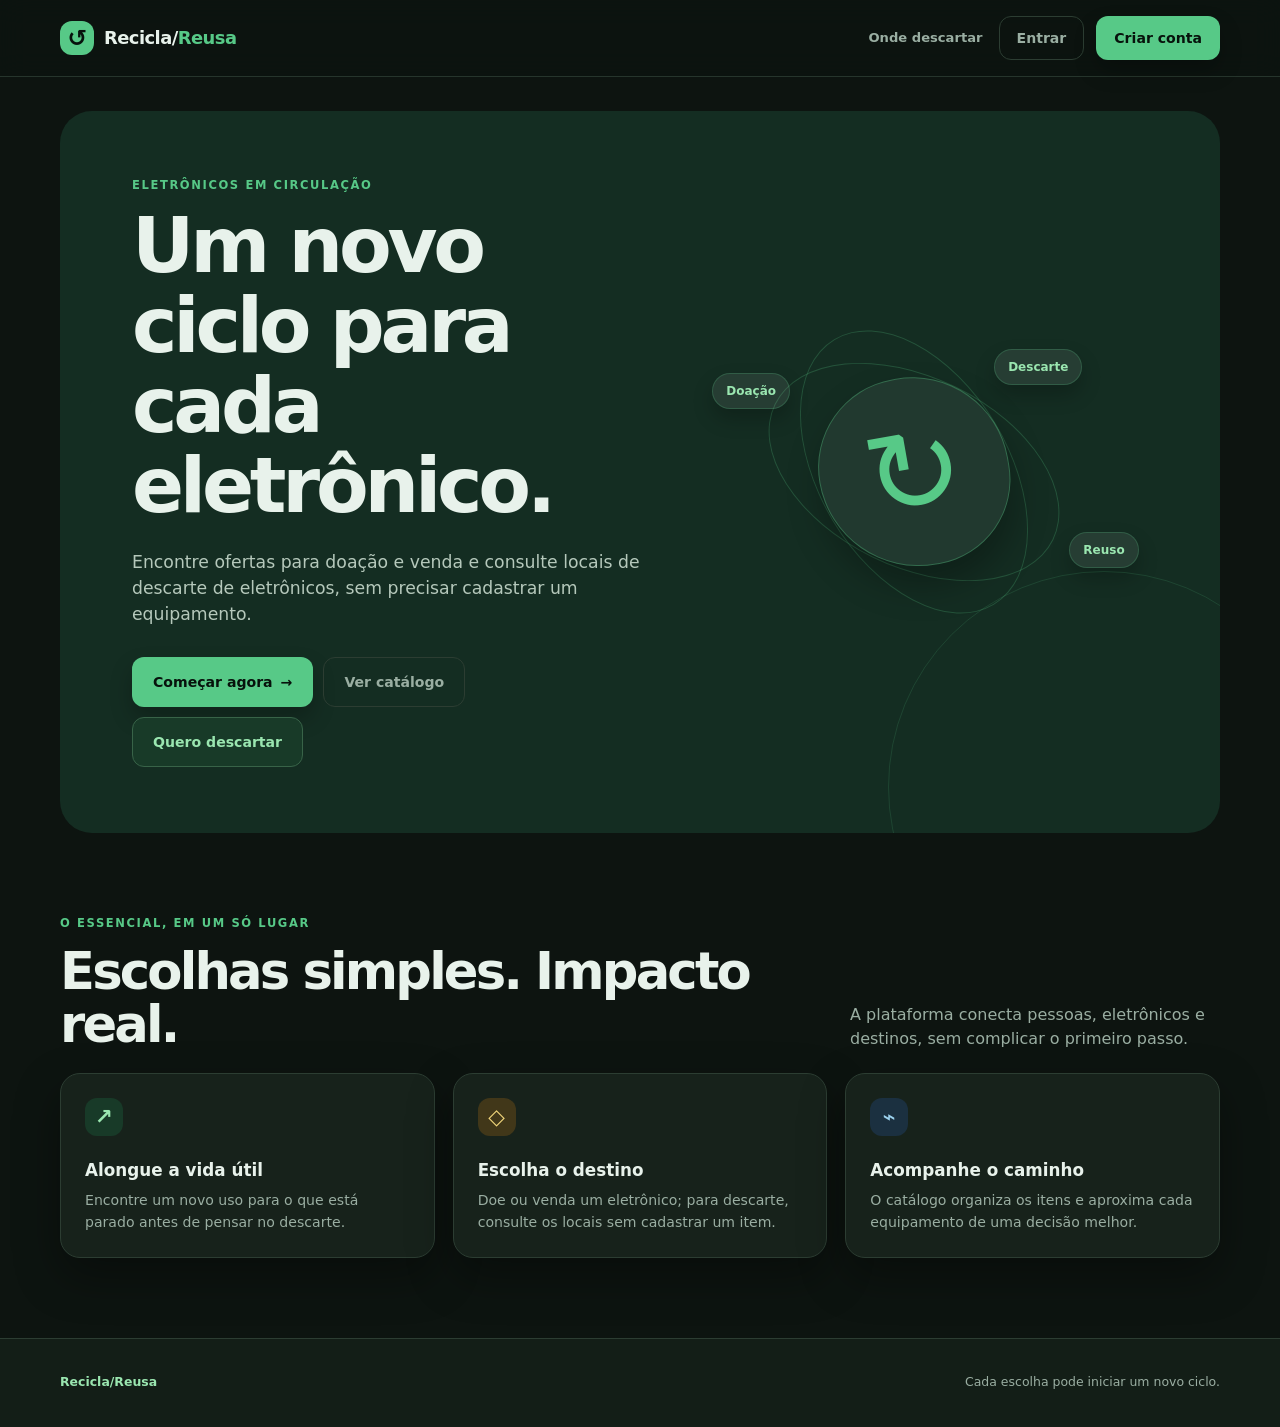
<file: frontend/index.html>
<!doctype html>
<html lang="pt-BR">
<head>
  <meta charset="utf-8">
  <meta name="viewport" content="width=device-width, initial-scale=1">
  <meta name="description" content="Recicla/Reusa: eletrônicos usados e seus possíveis destinos.">
  <title>Recicla/Reusa</title>
  <link rel="stylesheet" href="./styles.css">
</head>
<body>
  <header class="site-header">
    <div class="container header-content">
      <a class="brand" href="./index.html" aria-label="Recicla/Reusa, início">
        <span class="brand-mark" aria-hidden="true">↺</span>
        <span>Recicla/<span>Reusa</span></span>
      </a>
      <div class="header-actions">
        <a class="nav-link" href="./onde-descartar.html">Onde descartar</a>
        <a class="button button-ghost" href="./login.html">Entrar</a>
        <a class="button button-primary" href="./cadastro.html">Criar conta</a>
      </div>
    </div>
  </header>

  <main class="page-content">
    <div class="container">
      <section class="hero" aria-labelledby="hero-title">
        <div class="hero-copy">
          <p class="eyebrow">Eletrônicos em circulação</p>
          <h1 id="hero-title">Um novo ciclo para cada eletrônico.</h1>
          <p class="hero-text">Encontre ofertas para doação e venda e consulte locais de descarte de eletrônicos, sem precisar cadastrar um equipamento.</p>
          <div class="hero-actions">
            <a class="button button-primary button-large" href="./cadastro.html">Começar agora <span aria-hidden="true">→</span></a>
            <a class="button button-ghost button-large" href="./catalogo.html">Ver catálogo</a>
            <a class="button button-secondary button-large" href="./onde-descartar.html">Quero descartar</a>
          </div>
        </div>
        <div class="hero-art" aria-hidden="true">
          <div class="orbit orbit-one"></div>
          <div class="orbit orbit-two"></div>
          <div class="hero-symbol">↻</div>
          <span class="hero-tag tag-one">Doação</span>
          <span class="hero-tag tag-two">Reuso</span>
          <span class="hero-tag tag-three">Descarte</span>
        </div>
      </section>

      <section id="authenticated-links" class="info-banner home-session" hidden aria-live="polite">
        <div class="info-icon" aria-hidden="true">✦</div>
        <div>
          <h2>Seu espaço está pronto</h2>
          <p id="home-greeting">Você está conectado.</p>
          <a class="button button-secondary" href="./perfil.html">Continuar para o perfil</a>
        </div>
      </section>

      <section class="section-block" aria-labelledby="features-title">
        <div class="section-heading">
          <div>
            <p class="eyebrow">O essencial, em um só lugar</p>
            <h2 id="features-title">Escolhas simples. Impacto real.</h2>
          </div>
          <p class="section-description">A plataforma conecta pessoas, eletrônicos e destinos, sem complicar o primeiro passo.</p>
        </div>
        <div class="feature-grid">
          <article class="feature-card card">
            <span class="icon-badge icon-green" aria-hidden="true">↗</span>
            <h3>Alongue a vida útil</h3>
            <p>Encontre um novo uso para o que está parado antes de pensar no descarte.</p>
          </article>
          <article class="feature-card card">
            <span class="icon-badge icon-yellow" aria-hidden="true">◇</span>
            <h3>Escolha o destino</h3>
            <p>Doe ou venda um eletrônico; para descarte, consulte os locais sem cadastrar um item.</p>
          </article>
          <article class="feature-card card">
            <span class="icon-badge icon-blue" aria-hidden="true">⌁</span>
            <h3>Acompanhe o caminho</h3>
            <p>O catálogo organiza os itens e aproxima cada equipamento de uma decisão melhor.</p>
          </article>
        </div>
      </section>
    </div>
  </main>

  <footer class="site-footer">
    <div class="container footer-content">
      <p><strong>Recicla/Reusa</strong></p>
      <p>Cada escolha pode iniciar um novo ciclo.</p>
    </div>
  </footer>

  <script type="module" src="./js/home.js"></script>
</body>
</html>
</file>
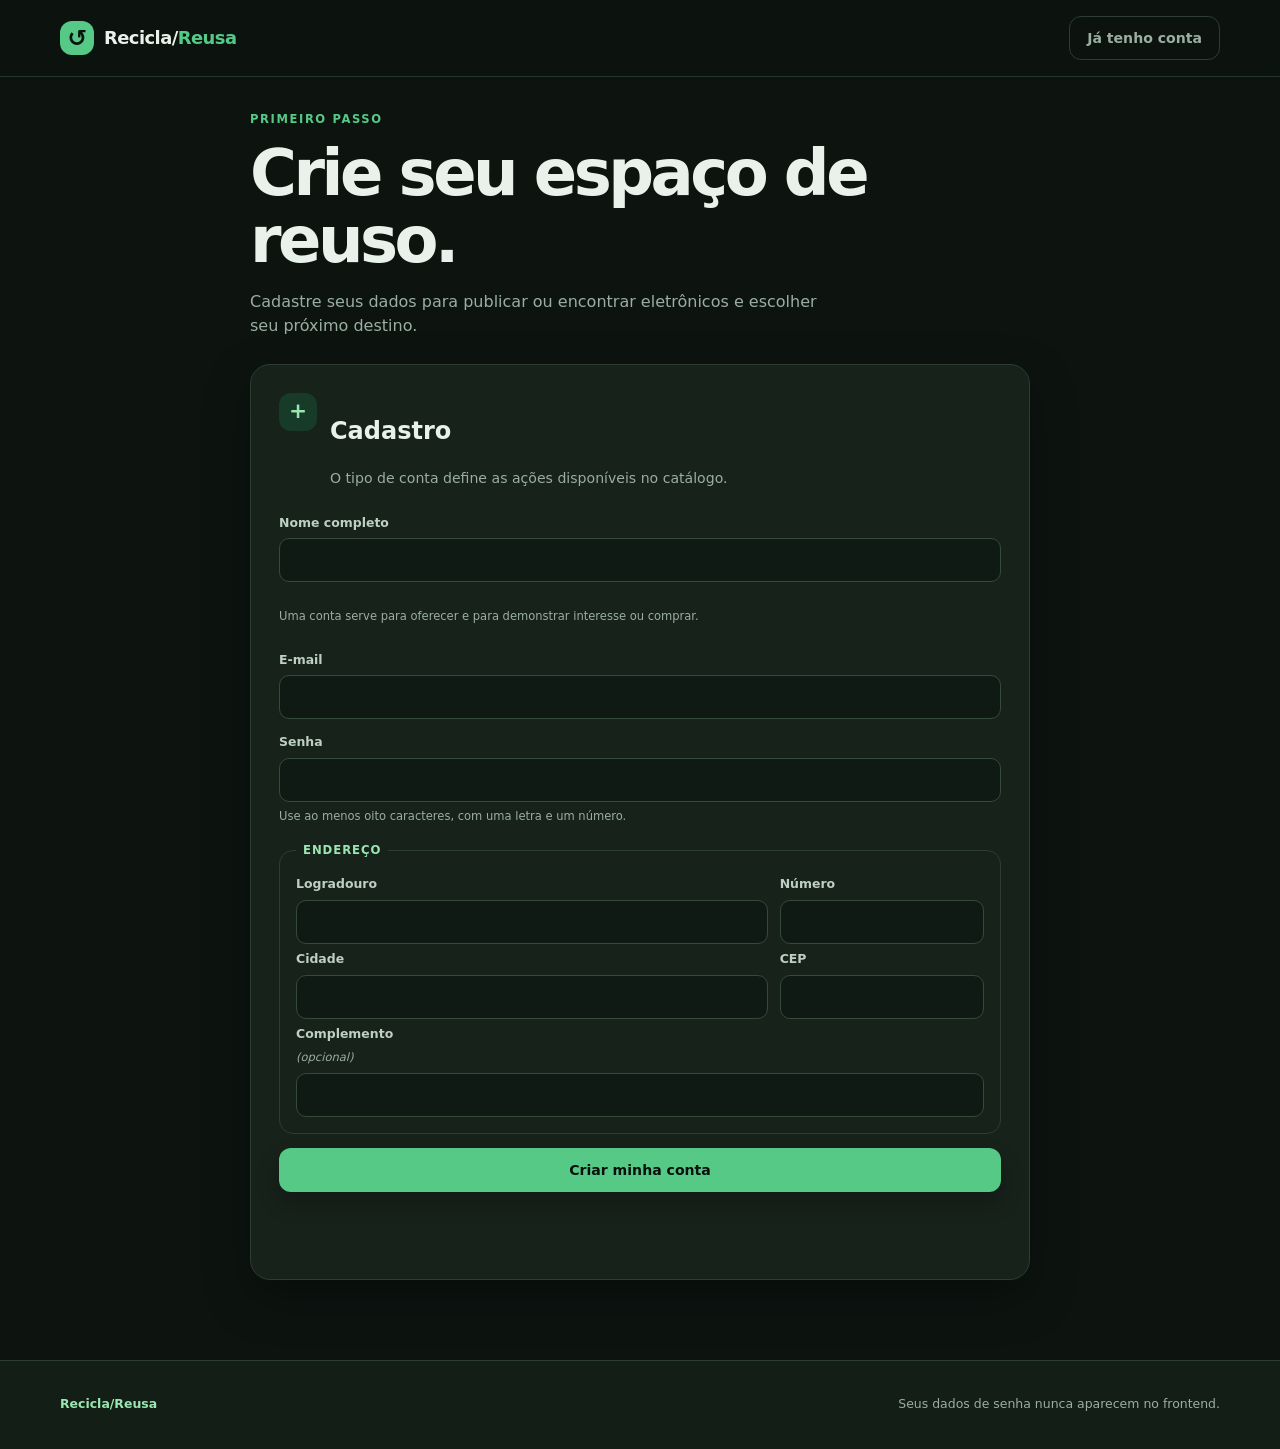
<file: frontend/cadastro.html>
<!doctype html>
<html lang="pt-BR">
<head>
  <meta charset="utf-8">
  <meta name="viewport" content="width=device-width, initial-scale=1">
  <meta name="description" content="Crie sua conta no Recicla/Reusa.">
  <title>Criar conta | Recicla/Reusa</title>
  <link rel="stylesheet" href="./styles.css">
</head>
<body>
  <header class="site-header">
    <div class="container header-content">
      <a class="brand" href="./index.html" aria-label="Recicla/Reusa, início">
        <span class="brand-mark" aria-hidden="true">↺</span>
        <span>Recicla/<span>Reusa</span></span>
      </a>
      <a id="login-link" class="button button-ghost" href="./login.html">Já tenho conta</a>
    </div>
  </header>

  <main class="page-content">
    <div class="container page-narrow">
      <div class="page-heading">
        <p class="eyebrow">Primeiro passo</p>
        <h1>Crie seu espaço de reuso.</h1>
        <p class="page-lede">Cadastre seus dados para publicar ou encontrar eletrônicos e escolher seu próximo destino.</p>
      </div>

      <section class="card form-card auth-card" aria-labelledby="register-title">
        <div class="card-heading">
          <span class="icon-badge icon-green" aria-hidden="true">+</span>
          <div>
            <h2 id="register-title">Cadastro</h2>
            <p>O tipo de conta define as ações disponíveis no catálogo.</p>
          </div>
        </div>
        <form id="register-form" class="form-stack" novalidate>
          <label class="field">Nome completo
            <input name="nome" type="text" minlength="3" maxlength="120" autocomplete="name" required>
          </label>
          <p class="field-hint">Uma conta serve para oferecer e para demonstrar interesse ou comprar.</p>
          <label class="field">E-mail
            <input name="email" type="email" minlength="5" maxlength="160" autocomplete="email" required>
          </label>
          <label class="field">Senha
            <input name="senha" type="password" minlength="8" maxlength="128" autocomplete="new-password" required>
            <small>Use ao menos oito caracteres, com uma letra e um número.</small>
          </label>
          <fieldset>
            <legend>Endereço</legend>
            <div class="field-row">
              <label class="field">Logradouro
                <input name="logradouro" type="text" maxlength="160" autocomplete="street-address" required>
              </label>
              <label class="field field-small">Número
                <input name="numero" type="text" maxlength="160" required>
              </label>
            </div>
            <div class="field-row">
              <label class="field">Cidade
                <input name="cidade" type="text" maxlength="160" autocomplete="address-level2" required>
              </label>
              <label class="field field-small">CEP
                <input name="cep" type="text" inputmode="numeric" maxlength="9" pattern="[0-9]{5}-?[0-9]{3}" autocomplete="postal-code" required>
              </label>
            </div>
            <label class="field">Complemento <span class="optional">(opcional)</span>
              <input name="complemento" type="text" maxlength="160" autocomplete="address-line2">
            </label>
          </fieldset>
          <button class="button button-primary button-full" type="submit">Criar minha conta</button>
          <p id="register-message" class="form-message" role="status" aria-live="polite"></p>
        </form>
      </section>
    </div>
  </main>

  <footer class="site-footer">
    <div class="container footer-content">
      <p><strong>Recicla/Reusa</strong></p>
      <p>Seus dados de senha nunca aparecem no frontend.</p>
    </div>
  </footer>

  <script type="module" src="./js/cadastro.js"></script>
</body>
</html>
</file>
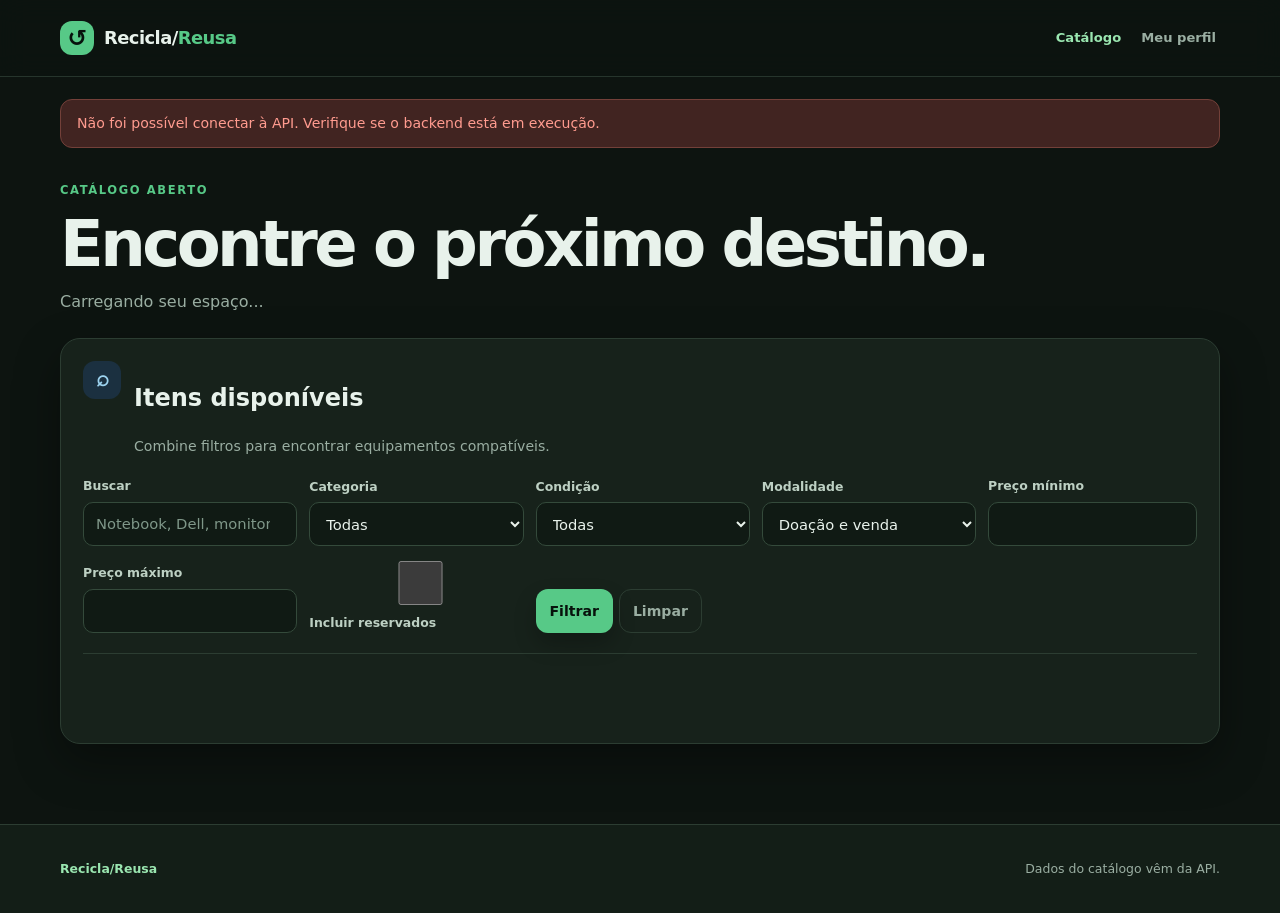
<file: frontend/catalogo.html>
<!doctype html>
<html lang="pt-BR">
<head>
  <meta charset="utf-8">
  <meta name="viewport" content="width=device-width, initial-scale=1">
  <meta name="description" content="Catálogo de eletrônicos do Recicla/Reusa.">
  <title>Catálogo | Recicla/Reusa</title>
  <link rel="stylesheet" href="./styles.css">
</head>
<body>
  <header class="site-header">
    <div class="container header-content">
      <a class="brand" href="./index.html" aria-label="Recicla/Reusa, início">
        <span class="brand-mark" aria-hidden="true">↺</span>
        <span>Recicla/<span>Reusa</span></span>
      </a>
      <nav class="header-actions" aria-label="Navegação principal">
        <a class="nav-link active" href="./catalogo.html" aria-current="page">Catálogo</a>
        <a class="nav-link" id="items-link" href="./itens.html" hidden>Meus itens</a>
        <a class="nav-link" href="./perfil.html">Meu perfil</a>
        <button id="logout-button" class="button button-ghost" type="button" hidden>Sair</button>
      </nav>
    </div>
  </header>

  <div class="container">
    <div id="global-message" class="message" role="status" aria-live="polite" hidden></div>
  </div>

  <main class="page-content">
    <div class="container">
      <section class="workspace-heading">
        <div>
          <p class="eyebrow">Catálogo aberto</p>
          <h1>Encontre o próximo destino.</h1>
          <p id="role-description" class="section-description">Carregando seu espaço...</p>
        </div>
      </section>

      <section id="point-note" class="info-banner" hidden>
        <div class="info-icon" aria-hidden="true">⌁</div>
        <div>
          <h2>Visão do ponto de coleta</h2>
          <p>O catálogo reúne ofertas de doação e venda. Para manter seus locais, use Meus locais.</p>
        </div>
      </section>

      <section class="card catalog-card" aria-labelledby="catalog-title">
        <div class="card-heading compact-heading">
          <span class="icon-badge icon-blue" aria-hidden="true">⌕</span>
          <div>
            <h2 id="catalog-title">Itens disponíveis</h2>
            <p>Combine filtros para encontrar equipamentos compatíveis.</p>
          </div>
        </div>
        <form id="catalog-form" class="filter-bar">
          <label class="field">Buscar
            <input id="catalog-search" name="texto" type="search" maxlength="120" placeholder="Notebook, Dell, monitor...">
          </label>
          <label class="field">Categoria
            <select id="catalog-category" name="categoria">
              <option value="">Todas</option>
              <option value="informatica">Informática</option>
              <option value="notebook">Notebook</option>
              <option value="desktop">Desktop</option>
              <option value="telefonia">Telefonia</option>
              <option value="celular">Celular</option>
              <option value="tablet">Tablet</option>
              <option value="televisao">Televisão</option>
              <option value="audio">Áudio</option>
              <option value="eletrodomestico">Eletrodoméstico</option>
              <option value="perifericos">Periféricos</option>
              <option value="monitor">Monitor</option>
              <option value="impressora">Impressora</option>
              <option value="outro">Outro</option>
            </select>
          </label>
          <label class="field">Condição
            <select id="catalog-condition" name="condicao">
              <option value="">Todas</option>
              <option value="funcional">Funcional</option>
              <option value="funcional_com_defeito">Funcional com defeito</option>
              <option value="reparavel">Reparável</option>
              <option value="sem_conserto">Sem conserto</option>
              <option value="recondicionado">Recondicionado</option>
            </select>
          </label>
          <label class="field">Modalidade
            <select id="catalog-destination" name="destino">
              <option value="">Doação e venda</option>
              <option value="doacao">Doação</option>
              <option value="revenda">Venda</option>
            </select>
          </label>
          <label class="field">Preço mínimo
            <input id="catalog-price-min" name="preco_min" type="number" min="0" step="0.01" inputmode="decimal">
          </label>
          <label class="field">Preço máximo
            <input id="catalog-price-max" name="preco_max" type="number" min="0" step="0.01" inputmode="decimal">
          </label>
          <label class="field checkbox-field">
            <input id="catalog-include-reserved" name="incluir_reservados" type="checkbox" value="true">
            Incluir reservados
          </label>
          <div class="filter-actions">
            <button class="button button-primary" type="submit">Filtrar</button>
            <button id="clear-filters" class="button button-ghost" type="button">Limpar</button>
          </div>
        </form>
        <p id="catalog-message" class="form-message" role="status" aria-live="polite"></p>
        <div id="catalog-list" class="item-grid" aria-live="polite"></div>
      </section>
    </div>
  </main>

  <footer class="site-footer">
    <div class="container footer-content">
      <p><strong>Recicla/Reusa</strong></p>
      <p>Dados do catálogo vêm da API.</p>
    </div>
  </footer>

  <script type="module" src="./js/catalogo.js"></script>
</body>
</html>
</file>
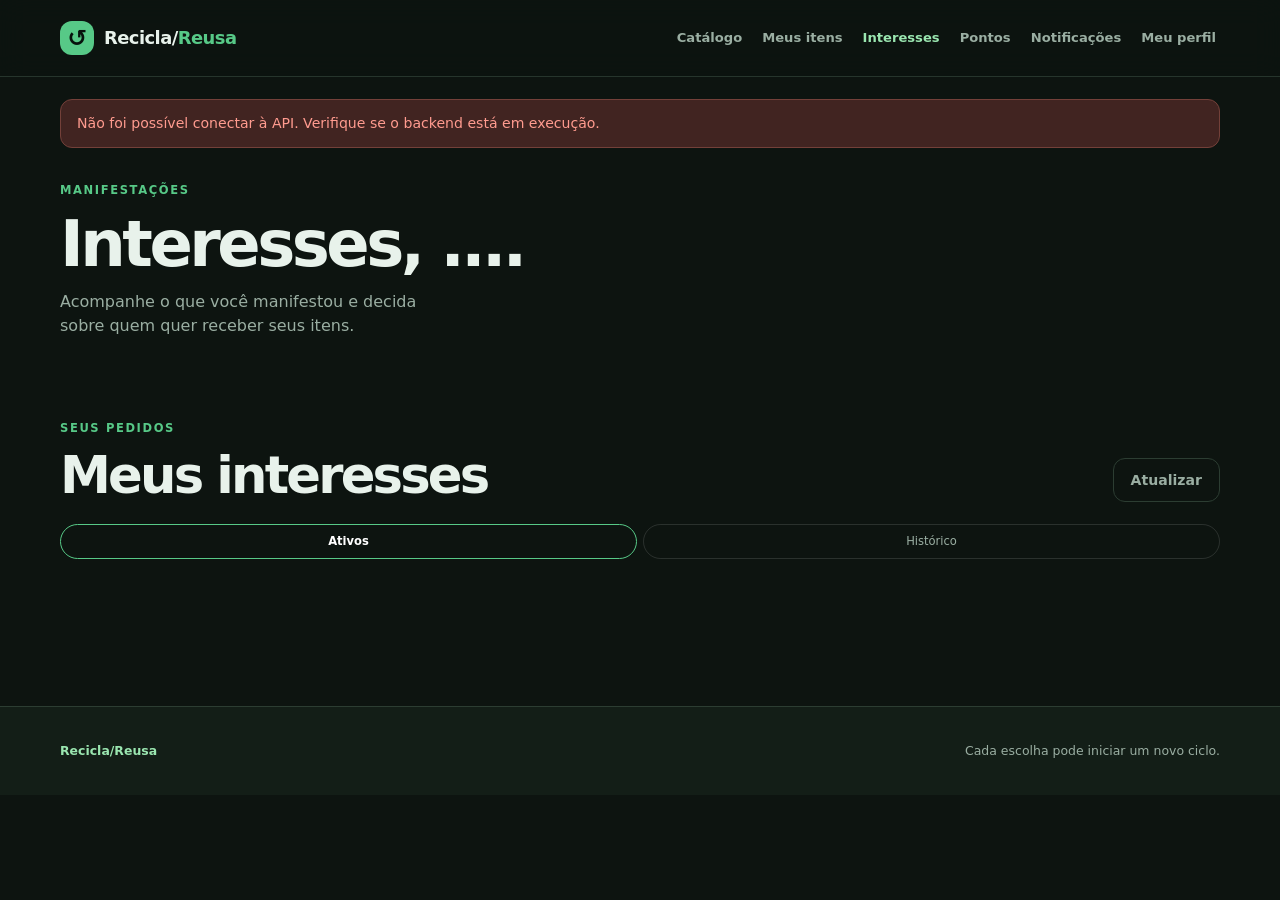
<file: frontend/interesses.html>
<!doctype html>
<html lang="pt-BR">
<head>
  <meta charset="utf-8">
  <meta name="viewport" content="width=device-width, initial-scale=1">
  <meta name="description" content="Acompanhe seus interesses no Recicla/Reusa.">
  <title>Interesses | Recicla/Reusa</title>
  <link rel="stylesheet" href="./styles.css">
</head>
<body>
  <header class="site-header">
    <div class="container header-content">
      <a class="brand" href="./index.html" aria-label="Recicla/Reusa, início">
        <span class="brand-mark" aria-hidden="true">↺</span>
        <span>Recicla/<span>Reusa</span></span>
      </a>
      <nav class="header-actions" aria-label="Navegação principal">
        <a class="nav-link" href="./catalogo.html">Catálogo</a>
        <a class="nav-link" href="./itens.html">Meus itens</a>
        <a class="nav-link active" href="./interesses.html" aria-current="page">Interesses</a>
        <a class="nav-link" href="./pontos.html">Pontos</a>
        <a class="nav-link" href="./notificacoes.html">Notificações</a>
        <a class="nav-link" href="./perfil.html">Meu perfil</a>
        <button id="logout-button" class="button button-ghost" type="button" hidden>Sair</button>
      </nav>
    </div>
  </header>

  <div class="container">
    <div id="global-message" class="message" role="status" aria-live="polite" hidden></div>
  </div>

  <main class="page-content">
    <div class="container">
      <section class="workspace-heading">
        <div>
          <p class="eyebrow">Manifestações</p>
          <h1>Interesses, <span id="user-name">...</span>.</h1>
          <p class="section-description">Acompanhe o que você manifestou e decida sobre quem quer receber seus itens.</p>
        </div>
      </section>

      <section class="section-block" aria-labelledby="meus-title">
        <div class="section-heading">
          <div>
            <p class="eyebrow">Seus pedidos</p>
            <h2 id="meus-title">Meus interesses</h2>
          </div>
          <button id="atualizar-meus" class="button button-ghost" type="button">Atualizar</button>
        </div>
        <div id="meus-filtros" class="tabs" role="group" aria-label="Filtrar meus interesses">
          <button id="meus-filtro-ativos" class="tab is-active" type="button"
                  aria-pressed="true" data-filtro="ativos">Ativos</button>
          <button id="meus-filtro-historico" class="tab" type="button"
                  aria-pressed="false" data-filtro="historico">Histórico</button>
        </div>
        <p id="meus-count" class="field-hint" aria-live="polite"></p>
        <p id="meus-message" class="form-message" role="status" aria-live="polite" tabindex="-1"></p>
        <div id="meus-interesses-list" class="item-grid" aria-live="polite"></div>
      </section>

      <section id="recebidos-section" class="section-block" aria-labelledby="recebidos-title" hidden>
        <div class="section-heading">
          <div>
            <p class="eyebrow">Seus itens</p>
            <h2 id="recebidos-title">Interesses recebidos</h2>
          </div>
          <button id="atualizar-recebidos" class="button button-ghost" type="button">Atualizar</button>
        </div>
        <div id="recebidos-filtros" class="tabs" role="group" aria-label="Filtrar interesses recebidos">
          <button id="recebidos-filtro-ativos" class="tab is-active" type="button"
                  aria-pressed="true" data-filtro="ativos">Ativos</button>
          <button id="recebidos-filtro-historico" class="tab" type="button"
                  aria-pressed="false" data-filtro="historico">Histórico</button>
        </div>
        <p id="recebidos-count" class="field-hint" aria-live="polite"></p>
        <p id="recebidos-message" class="form-message" role="status" aria-live="polite" tabindex="-1"></p>
        <div id="recebidos-interesses-list" class="item-grid" aria-live="polite"></div>
      </section>
    </div>
  </main>

  <footer class="site-footer">
    <div class="container footer-content">
      <p><strong>Recicla/Reusa</strong></p>
      <p>Cada escolha pode iniciar um novo ciclo.</p>
    </div>
  </footer>

  <script type="module" src="./js/interesses.js"></script>
</body>
</html>
</file>
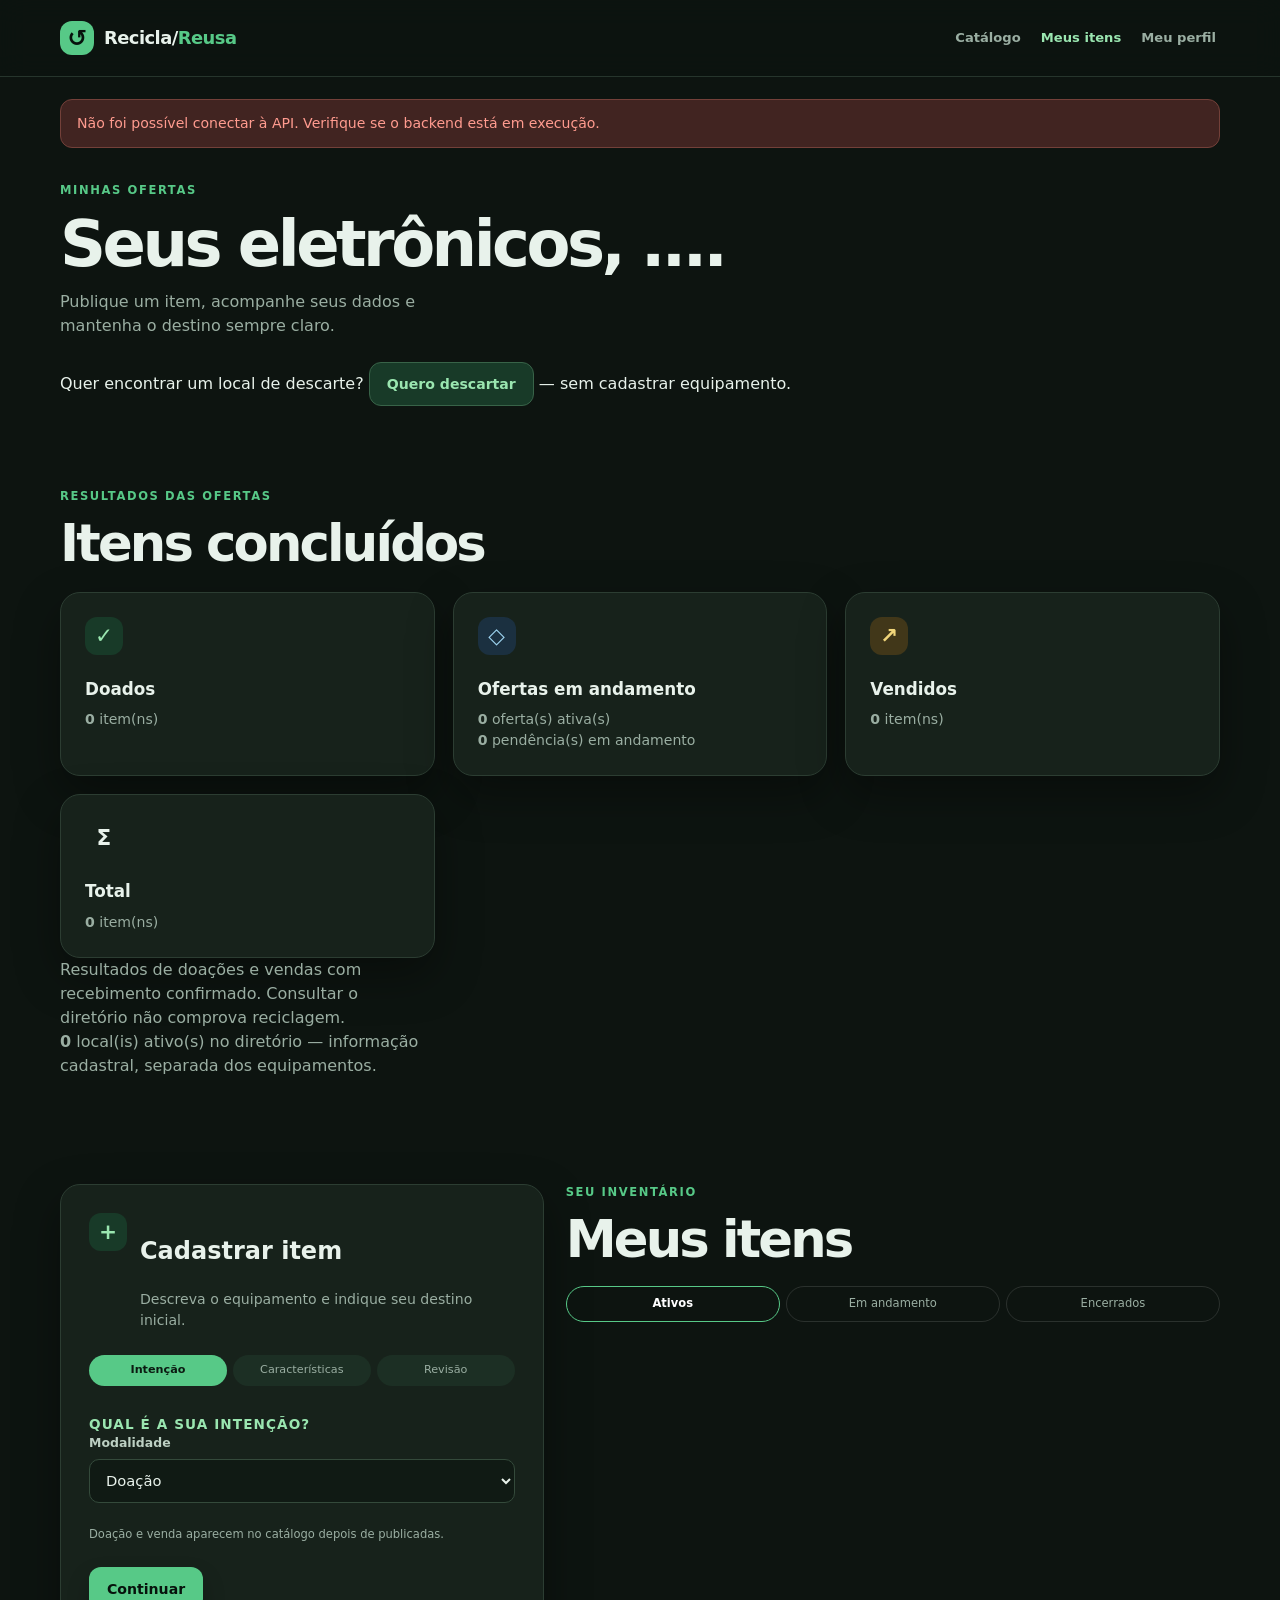
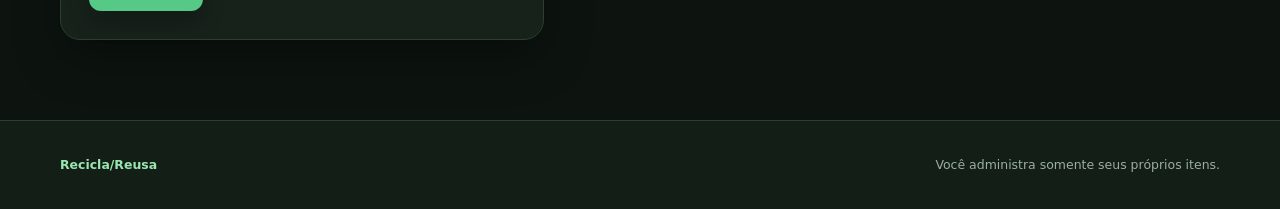
<file: frontend/itens.html>
<!doctype html>
<html lang="pt-BR">
<head>
  <meta charset="utf-8">
  <meta name="viewport" content="width=device-width, initial-scale=1">
  <meta name="description" content="Gerencie seus itens no Recicla/Reusa.">
  <title>Meus itens | Recicla/Reusa</title>
  <link rel="stylesheet" href="./styles.css">
</head>
<body>
  <header class="site-header">
    <div class="container header-content">
      <a class="brand" href="./index.html" aria-label="Recicla/Reusa, início">
        <span class="brand-mark" aria-hidden="true">↺</span>
        <span>Recicla/<span>Reusa</span></span>
      </a>
      <nav class="header-actions" aria-label="Navegação principal">
        <a class="nav-link" href="./catalogo.html">Catálogo</a>
        <a class="nav-link active" id="items-link" href="./itens.html" aria-current="page">Meus itens</a>
        <a class="nav-link" href="./perfil.html">Meu perfil</a>
        <button id="logout-button" class="button button-ghost" type="button" hidden>Sair</button>
      </nav>
    </div>
  </header>

  <div class="container">
    <div id="global-message" class="message" role="status" aria-live="polite" hidden></div>
  </div>

  <main class="page-content">
    <div class="container">
      <section class="workspace-heading">
        <div>
          <p class="eyebrow">Minhas ofertas</p>
          <h1>Seus eletrônicos, <span id="user-name">...</span>.</h1>
          <p class="section-description">Publique um item, acompanhe seus dados e mantenha o destino sempre claro.</p>
        </div>
      </section>

      <p>Quer encontrar um local de descarte? <a class="button button-secondary" href="./onde-descartar.html">Quero descartar</a> — sem cadastrar equipamento.</p>

      <p id="not-donor" class="message error" hidden>Somente contas de pessoa administram ofertas. Consulte o <a href="./catalogo.html">catálogo</a>.</p>

      <section class="section-block" aria-labelledby="indicadores-title">
        <div class="section-heading">
          <div>
            <p class="eyebrow">Resultados das ofertas</p>
            <h2 id="indicadores-title">Itens concluídos</h2>
          </div>
        </div>
        <div class="feature-grid">
          <article class="feature-card card">
            <span class="icon-badge icon-green" aria-hidden="true">✓</span>
            <h3>Doados</h3>
            <p><strong id="indicador-doados">0</strong> item(ns)</p>
          </article>
          <article class="feature-card card">
            <span class="icon-badge icon-blue" aria-hidden="true">◇</span>
            <h3>Ofertas em andamento</h3>
            <p><strong id="indicador-ofertas">0</strong> oferta(s) ativa(s)</p>
            <p><strong id="indicador-pendencias">0</strong> pendência(s) em andamento</p>
          </article>
          <article class="feature-card card">
            <span class="icon-badge icon-yellow" aria-hidden="true">↗</span>
            <h3>Vendidos</h3>
            <p><strong id="indicador-vendidos">0</strong> item(ns)</p>
          </article>
          <article class="feature-card card">
            <span class="icon-badge" aria-hidden="true">Σ</span>
            <h3>Total</h3>
            <p><strong id="indicador-total">0</strong> item(ns)</p>
          </article>
        </div>
        <p class="section-description">Resultados de doações e vendas com recebimento confirmado. Consultar o diretório não comprova reciclagem.</p>
        <p class="section-description"><strong id="indicador-locais">0</strong> local(is) ativo(s) no diretório — informação cadastral, separada dos equipamentos.</p>
        <p id="indicadores-message" class="form-message" role="status" aria-live="polite"></p>
      </section>

      <section id="item-management" class="management-section" aria-labelledby="management-title">
        <div class="card-grid card-grid-management">
          <section class="card form-card" aria-labelledby="management-title">
            <div class="card-heading">
              <span class="icon-badge icon-green" aria-hidden="true">+</span>
              <div>
                <h2 id="management-title"><span id="item-form-title">Cadastrar item</span></h2>
                <p>Descreva o equipamento e indique seu destino inicial.</p>
              </div>
            </div>
            <form id="item-form" class="form-stack">
              <input name="item_id" type="hidden">
              <ol class="wizard-steps" aria-label="Etapas do cadastro">
                <li data-indicador="1" class="is-active">Intenção</li>
                <li data-indicador="2">Características</li>
                <li data-indicador="3">Revisão</li>
              </ol>

              <fieldset class="wizard-step" data-passo="1">
                <legend>Qual é a sua intenção?</legend>
                <label class="field">Modalidade
                  <select id="item-destination" name="destino" required>
                    <option value="doacao">Doação</option>
                    <option value="revenda">Venda</option>
                  </select>
                </label>
                <p id="item-intention-hint" class="field-hint">Doação e venda aparecem no catálogo depois de publicadas.</p>
                <div class="form-actions">
                  <button class="button button-primary" type="button" data-passo-acao="proximo">Continuar</button>
                </div>
              </fieldset>

              <fieldset class="wizard-step" data-passo="2" hidden>
                <legend>Características do equipamento</legend>
                <label class="field">Título
                  <input name="titulo" type="text" minlength="3" maxlength="160" required>
                </label>
                <label class="field">Descrição
                  <textarea name="descricao" minlength="3" maxlength="2000" required></textarea>
                </label>
                <div class="field-row">
                  <label class="field">Categoria
                    <select name="categoria" required>
                      <option value="">Selecione</option>
                      <option value="informatica">Informática</option>
                      <option value="notebook">Notebook</option>
                      <option value="desktop">Desktop</option>
                      <option value="telefonia">Telefonia</option>
                      <option value="celular">Celular</option>
                      <option value="tablet">Tablet</option>
                      <option value="televisao">Televisão</option>
                      <option value="audio">Áudio</option>
                      <option value="eletrodomestico">Eletrodoméstico</option>
                      <option value="perifericos">Periféricos</option>
                      <option value="monitor">Monitor</option>
                      <option value="impressora">Impressora</option>
                      <option value="outro">Outro</option>
                    </select>
                  </label>
                  <label class="field">Condição física
                    <select name="condicao" required>
                      <option value="">Selecione</option>
                      <option value="funcional">Funcional</option>
                      <option value="funcional_com_defeito">Funcional com defeito</option>
                      <option value="reparavel">Reparável</option>
                      <option value="sem_conserto">Sem conserto</option>
                      <option value="recondicionado">Recondicionado</option>
                    </select>
                  </label>
                </div>
                <div class="field-row">
                  <label class="field">Marca <span class="optional">(opcional)</span>
                    <input name="marca" type="text" maxlength="120">
                  </label>
                  <label class="field">Modelo <span class="optional">(opcional)</span>
                    <input name="modelo" type="text" maxlength="120">
                  </label>
                </div>
                <label id="item-value-field" class="field" hidden>Preço <span class="optional">(venda)</span>
                  <input id="item-value" name="valor" type="number" min="0.01" step="0.01">
                </label>
                <div class="form-actions">
                  <button class="button button-ghost" type="button" data-passo-acao="anterior">Voltar</button>
                  <button class="button button-primary" type="button" data-passo-acao="proximo">Revisar</button>
                </div>
              </fieldset>

              <fieldset class="wizard-step" data-passo="3" hidden>
                <legend>Revisão</legend>
                <dl id="item-review" class="review-list"></dl>
                <div class="form-actions">
                  <button class="button button-ghost" type="button" data-passo-acao="anterior">Voltar</button>
                  <button id="save-draft" class="button button-secondary" type="button">Salvar rascunho</button>
                  <button class="button button-primary" type="submit">Publicar</button>
                  <button id="cancel-item-edit" class="button button-ghost" type="button" hidden>Cancelar edição</button>
                </div>
                <p id="item-message" class="form-message" role="status" aria-live="polite"></p>
              </fieldset>
            </form>
          </section>

          <section class="owned-items-column" aria-labelledby="my-items-title">
            <div class="section-heading compact-heading">
              <div>
                <p class="eyebrow">Seu inventário</p>
                <h2 id="my-items-title">Meus itens</h2>
              </div>
            </div>
            <div class="tabs" role="tablist" aria-label="Situação das minhas ofertas">
              <button class="tab is-active" type="button" role="tab" data-grupo="ativos" aria-selected="true">Ativos</button>
              <button class="tab" type="button" role="tab" data-grupo="em_andamento" aria-selected="false">Em andamento</button>
              <button class="tab" type="button" role="tab" data-grupo="encerrados" aria-selected="false">Encerrados</button>
            </div>
            <p id="my-items-message" class="form-message" role="status" aria-live="polite"></p>
            <div id="my-items-list" class="item-grid item-grid-owned" aria-live="polite"></div>
          </section>
        </div>
      </section>
    </div>
  </main>

  <footer class="site-footer">
    <div class="container footer-content">
      <p><strong>Recicla/Reusa</strong></p>
      <p>Você administra somente seus próprios itens.</p>
    </div>
  </footer>

  <script type="module" src="./js/itens.js"></script>
</body>
</html>
</file>
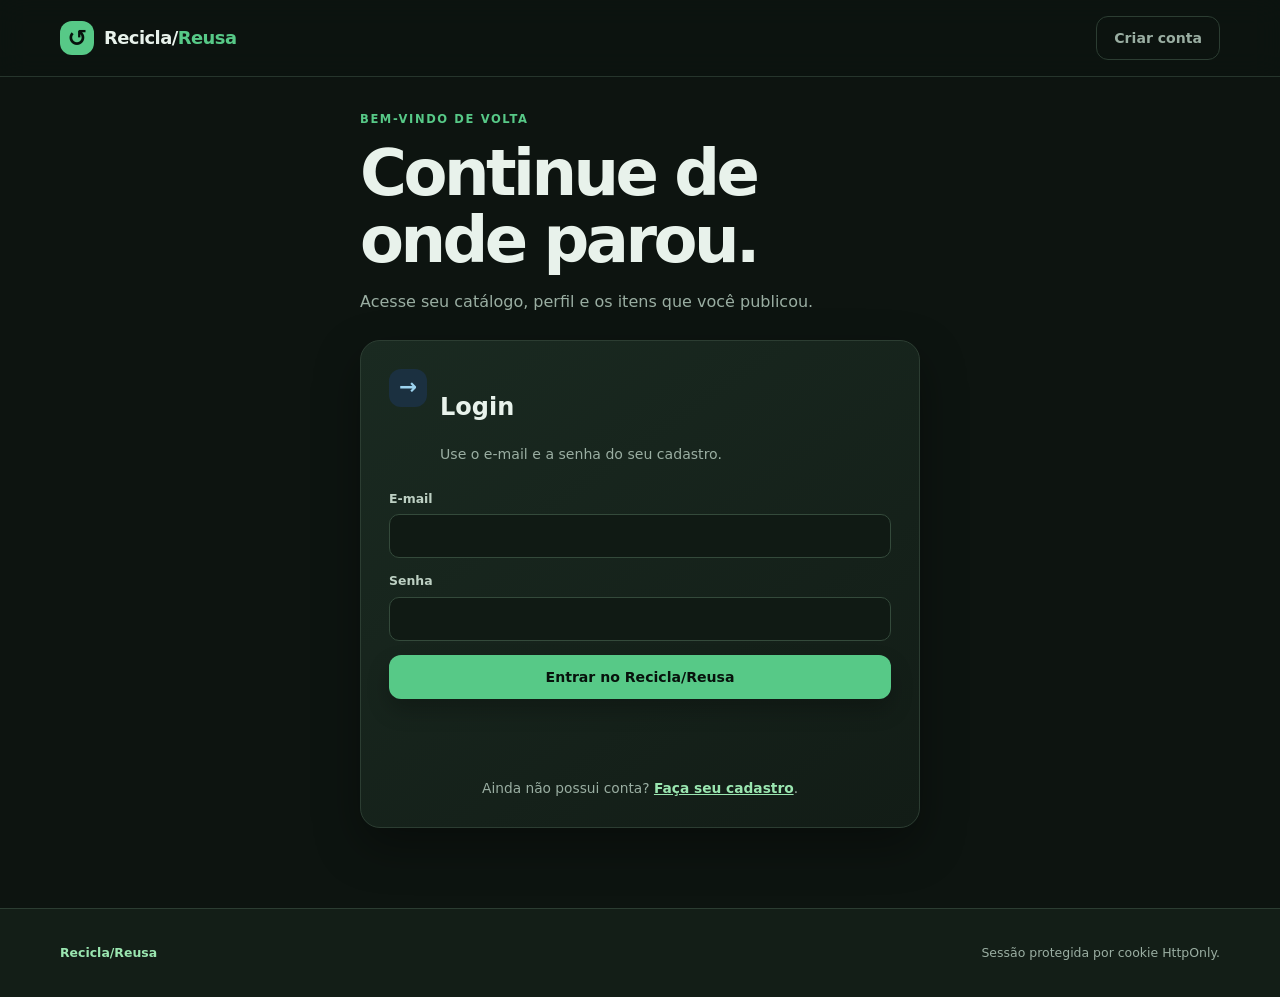
<file: frontend/login.html>
<!doctype html>
<html lang="pt-BR">
<head>
  <meta charset="utf-8">
  <meta name="viewport" content="width=device-width, initial-scale=1">
  <meta name="description" content="Entre no Recicla/Reusa.">
  <title>Entrar | Recicla/Reusa</title>
  <link rel="stylesheet" href="./styles.css">
</head>
<body>
  <header class="site-header">
    <div class="container header-content">
      <a class="brand" href="./index.html" aria-label="Recicla/Reusa, início">
        <span class="brand-mark" aria-hidden="true">↺</span>
        <span>Recicla/<span>Reusa</span></span>
      </a>
      <a class="button button-ghost" href="./cadastro.html">Criar conta</a>
    </div>
  </header>

  <main class="page-content">
    <div class="container page-narrow narrow-login">
      <div class="page-heading">
        <p class="eyebrow">Bem-vindo de volta</p>
        <h1>Continue de onde parou.</h1>
        <p class="page-lede">Acesse seu catálogo, perfil e os itens que você publicou.</p>
      </div>

      <section class="card form-card auth-card login-card" aria-labelledby="login-title">
        <div class="card-heading">
          <span class="icon-badge icon-blue" aria-hidden="true">→</span>
          <div>
            <h2 id="login-title">Login</h2>
            <p>Use o e-mail e a senha do seu cadastro.</p>
          </div>
        </div>
        <form id="login-form" class="form-stack">
          <label class="field">E-mail
            <input name="email" type="email" autocomplete="username" required>
          </label>
          <label class="field">Senha
            <input name="senha" type="password" autocomplete="current-password" required>
          </label>
          <button class="button button-primary button-full" type="submit">Entrar no Recicla/Reusa</button>
          <p id="login-message" class="form-message" role="status" aria-live="polite"></p>
        </form>
        <p class="auth-switch">Ainda não possui conta? <a href="./cadastro.html">Faça seu cadastro</a>.</p>
      </section>
    </div>
  </main>

  <footer class="site-footer">
    <div class="container footer-content">
      <p><strong>Recicla/Reusa</strong></p>
      <p>Sessão protegida por cookie HttpOnly.</p>
    </div>
  </footer>

  <script type="module" src="./js/login.js"></script>
</body>
</html>
</file>
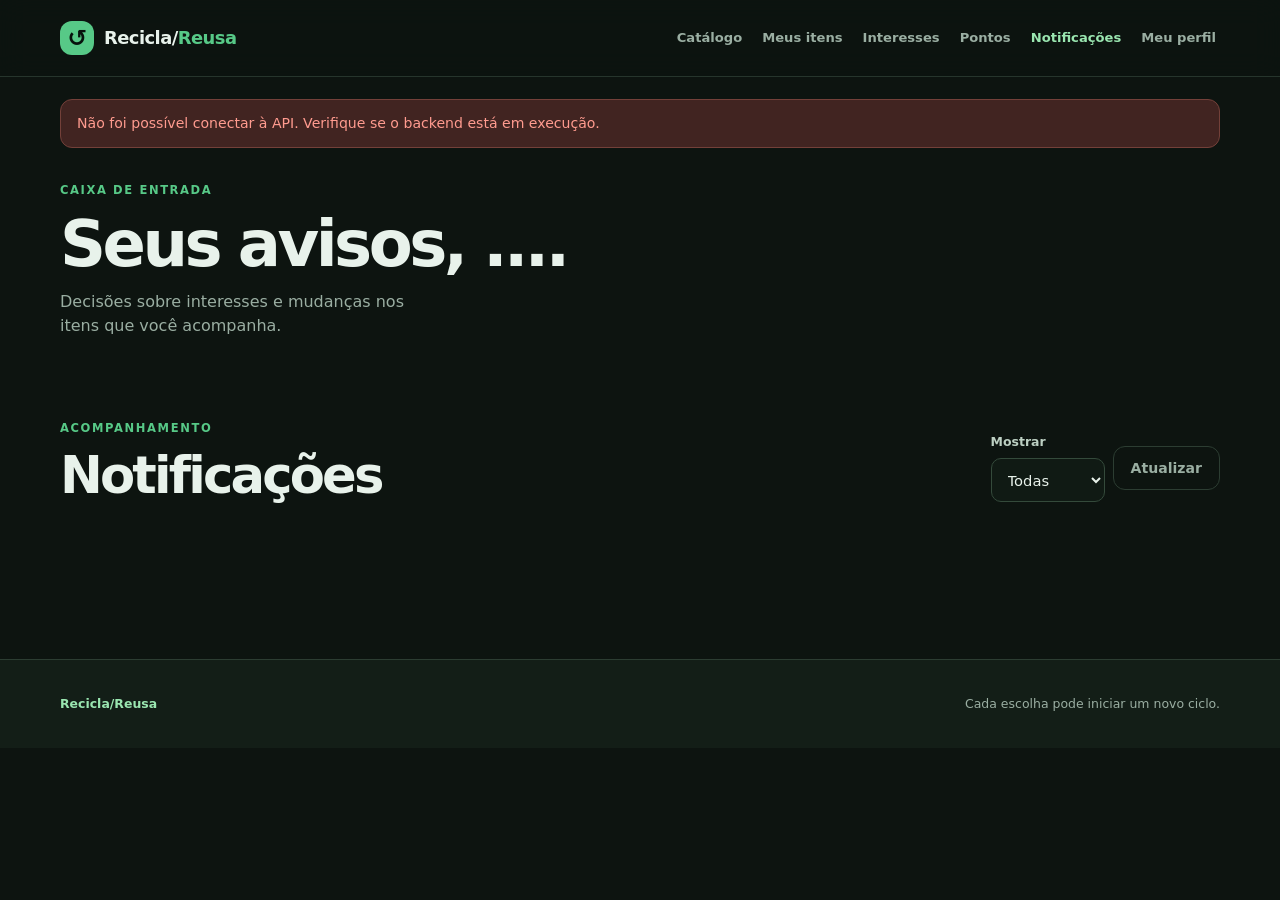
<file: frontend/notificacoes.html>
<!doctype html>
<html lang="pt-BR">
<head>
  <meta charset="utf-8">
  <meta name="viewport" content="width=device-width, initial-scale=1">
  <meta name="description" content="Sua caixa de entrada no Recicla/Reusa.">
  <title>Notificações | Recicla/Reusa</title>
  <link rel="stylesheet" href="./styles.css">
</head>
<body>
  <header class="site-header">
    <div class="container header-content">
      <a class="brand" href="./index.html" aria-label="Recicla/Reusa, início">
        <span class="brand-mark" aria-hidden="true">↺</span>
        <span>Recicla/<span>Reusa</span></span>
      </a>
      <nav class="header-actions" aria-label="Navegação principal">
        <a class="nav-link" href="./catalogo.html">Catálogo</a>
        <a class="nav-link" href="./itens.html">Meus itens</a>
        <a class="nav-link" href="./interesses.html">Interesses</a>
        <a class="nav-link" href="./pontos.html">Pontos</a>
        <a class="nav-link active" href="./notificacoes.html" aria-current="page">Notificações</a>
        <a class="nav-link" href="./perfil.html">Meu perfil</a>
        <button id="logout-button" class="button button-ghost" type="button" hidden>Sair</button>
      </nav>
    </div>
  </header>

  <div class="container">
    <div id="global-message" class="message" role="status" aria-live="polite" hidden></div>
  </div>

  <main class="page-content">
    <div class="container">
      <section class="workspace-heading">
        <div>
          <p class="eyebrow">Caixa de entrada</p>
          <h1>Seus avisos, <span id="user-name">...</span>.</h1>
          <p class="section-description">Decisões sobre interesses e mudanças nos itens que você acompanha.</p>
        </div>
      </section>

      <section class="section-block" aria-labelledby="avisos-title">
        <div class="section-heading">
          <div>
            <p class="eyebrow">Acompanhamento</p>
            <h2 id="avisos-title">Notificações</h2>
          </div>
          <div class="form-actions">
            <label class="field field-inline">Mostrar
              <select id="filtro-lida">
                <option value="todas">Todas</option>
                <option value="nao-lidas">Não lidas</option>
                <option value="lidas">Lidas</option>
              </select>
            </label>
            <button id="atualizar-notificacoes" class="button button-ghost" type="button">Atualizar</button>
          </div>
        </div>
        <p id="notificacoes-message" class="form-message" role="status" aria-live="polite"></p>
        <div id="notificacoes-list" class="item-grid" aria-live="polite"></div>
      </section>
    </div>
  </main>

  <footer class="site-footer">
    <div class="container footer-content">
      <p><strong>Recicla/Reusa</strong></p>
      <p>Cada escolha pode iniciar um novo ciclo.</p>
    </div>
  </footer>

  <script type="module" src="./js/notificacoes.js"></script>
</body>
</html>
</file>
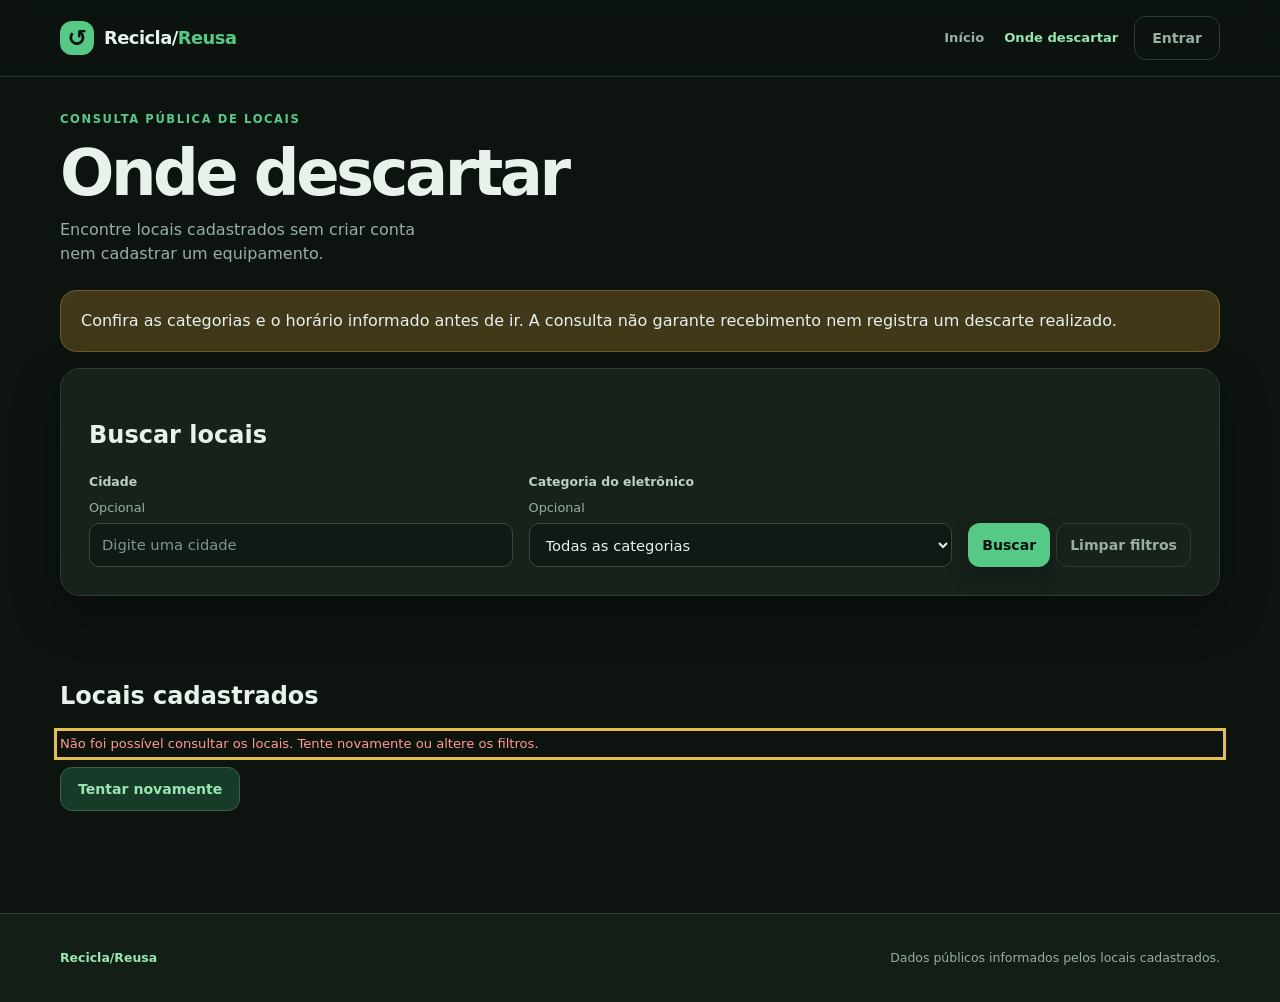
<file: frontend/onde-descartar.html>
<!doctype html>
<html lang="pt-BR">
<head>
  <meta charset="utf-8">
  <meta name="viewport" content="width=device-width, initial-scale=1">
  <meta name="description" content="Consulte locais de descarte de eletrônicos sem criar conta ou cadastrar equipamento.">
  <title>Onde descartar | Recicla/Reusa</title>
  <link rel="stylesheet" href="./styles.css">
  <link rel="stylesheet" href="./onde-descartar.css">
</head>
<body class="directory-page">
  <a class="directory-skip" href="#directory-main">Ir para a consulta</a>
  <header class="site-header">
    <div class="container header-content">
      <a class="brand" href="./index.html" aria-label="Recicla/Reusa, início"><span class="brand-mark" aria-hidden="true">↺</span><span>Recicla/<span>Reusa</span></span></a>
      <nav class="header-actions" aria-label="Navegação principal">
        <a class="nav-link" href="./index.html">Início</a>
        <a class="nav-link active" href="./onde-descartar.html" aria-current="page">Onde descartar</a>
        <a class="button button-ghost directory-guest" href="./login.html">Entrar</a>
        <button id="logout-button" class="button button-ghost" type="button" hidden>Sair</button>
      </nav>
    </div>
  </header>
  <main id="directory-main" class="page-content" tabindex="-1">
    <div class="container">
      <section class="workspace-heading">
        <div>
          <p class="eyebrow">Consulta pública de locais</p>
          <h1>Onde descartar</h1>
          <p class="section-description">Encontre locais cadastrados sem criar conta nem cadastrar um equipamento.</p>
        </div>
      </section>
      <p class="info-banner">Confira as categorias e o horário informado antes de ir. A consulta não garante recebimento nem registra um descarte realizado.</p>
      <section class="card form-card" aria-labelledby="directory-filter-title">
        <h2 id="directory-filter-title">Buscar locais</h2>
        <form id="directory-filters" class="directory-filters">
          <label class="field" for="directory-city">Cidade <span class="directory-hint">Opcional</span>
            <input id="directory-city" name="cidade" type="text" maxlength="160" placeholder="Digite uma cidade" autocomplete="address-level2">
          </label>
          <label class="field" for="directory-category">Categoria do eletrônico <span class="directory-hint">Opcional</span>
            <select id="directory-category" name="categoria"><option value="">Todas as categorias</option></select>
          </label>
          <div class="filter-actions">
            <button class="button button-primary" type="submit">Buscar</button>
            <button id="directory-clear" class="button button-ghost" type="button">Limpar filtros</button>
          </div>
        </form>
      </section>
      <section class="section-block" aria-labelledby="directory-title">
        <h2 id="directory-title" tabindex="-1">Locais cadastrados</h2>
        <p id="directory-message" class="form-message" role="status" aria-live="polite" aria-atomic="true"></p>
        <button id="directory-retry" class="button button-secondary" type="button" hidden>Tentar novamente</button>
        <div id="directory-list" class="item-grid" aria-busy="true"></div>
        <div id="directory-detail" class="card form-card" hidden></div>
        <nav id="directory-pagination" class="directory-controls" aria-label="Páginas dos locais" hidden>
          <button id="directory-previous" class="button button-secondary" type="button" disabled>Página anterior</button>
          <span id="directory-page" aria-live="polite"></span>
          <button id="directory-next" class="button button-secondary" type="button" disabled>Próxima página</button>
        </nav>
      </section>
    </div>
  </main>
  <footer class="site-footer"><div class="container footer-content"><p><strong>Recicla/Reusa</strong></p><p>Dados públicos informados pelos locais cadastrados.</p></div></footer>
  <script type="module" src="./js/onde-descartar.js"></script>
</body>
</html>
</file>
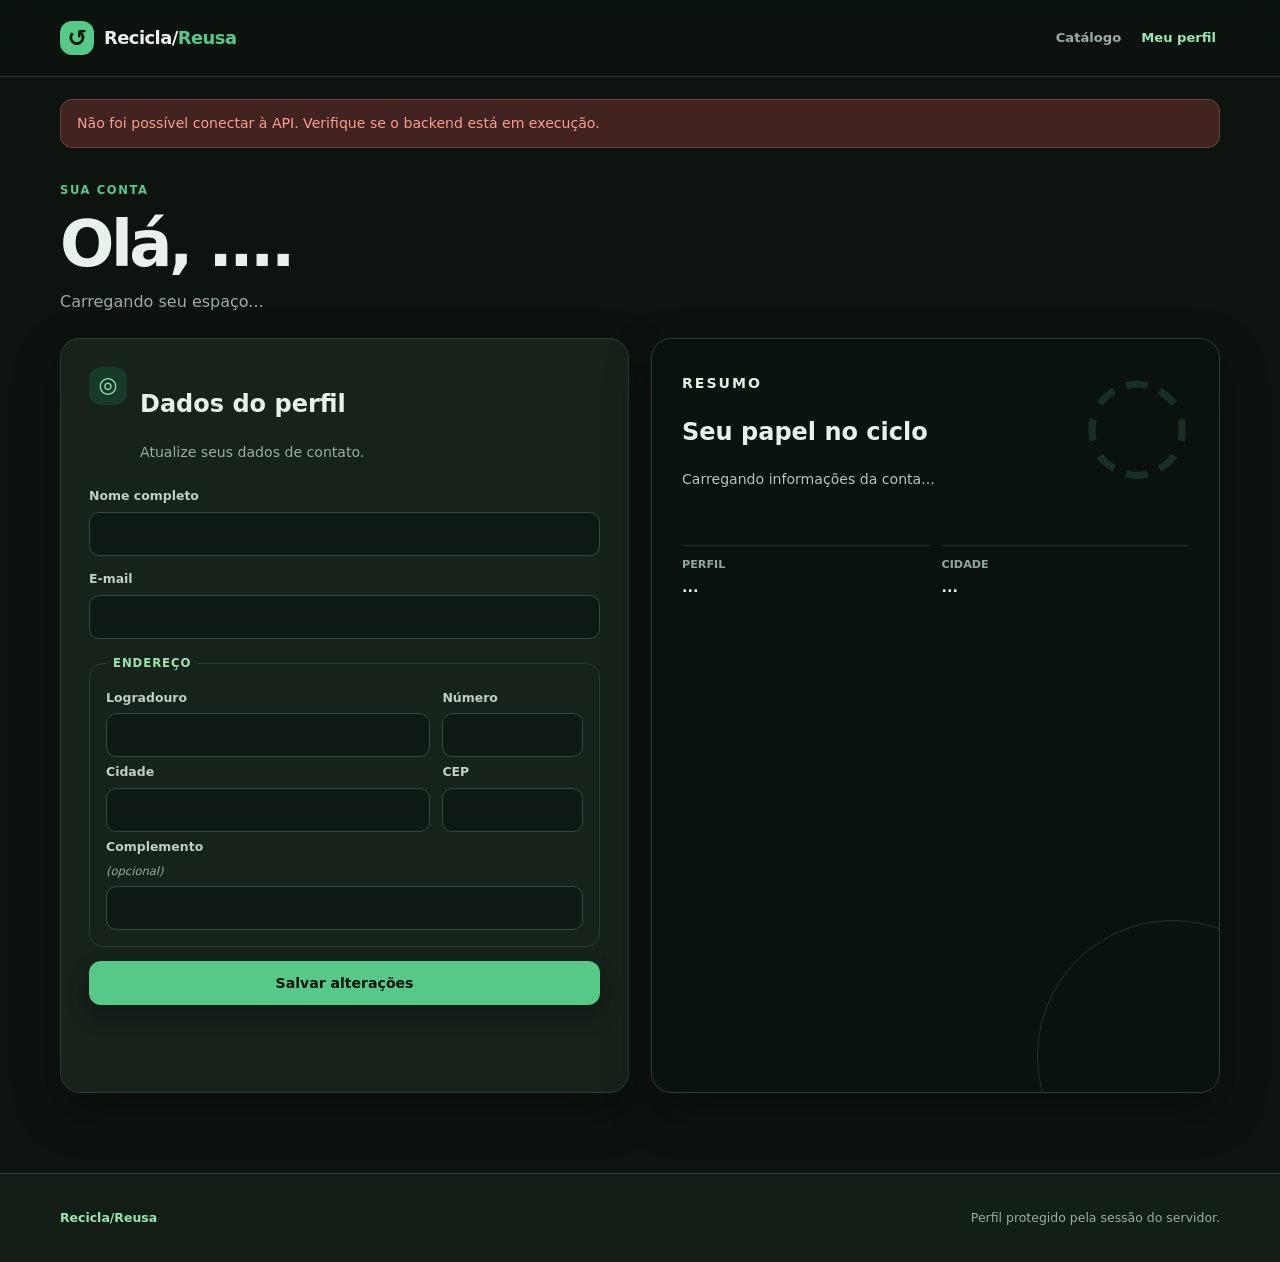
<file: frontend/perfil.html>
<!doctype html>
<html lang="pt-BR">
<head>
  <meta charset="utf-8">
  <meta name="viewport" content="width=device-width, initial-scale=1">
  <meta name="description" content="Seu perfil no Recicla/Reusa.">
  <title>Meu perfil | Recicla/Reusa</title>
  <link rel="stylesheet" href="./styles.css">
</head>
<body>
  <header class="site-header">
    <div class="container header-content">
      <a class="brand" href="./index.html" aria-label="Recicla/Reusa, início">
        <span class="brand-mark" aria-hidden="true">↺</span>
        <span>Recicla/<span>Reusa</span></span>
      </a>
      <nav class="header-actions" aria-label="Navegação principal">
        <a class="nav-link" href="./catalogo.html">Catálogo</a>
        <a class="nav-link" id="items-link" href="./itens.html" hidden>Meus itens</a>
        <a class="nav-link active" href="./perfil.html" aria-current="page">Meu perfil</a>
        <button id="logout-button" class="button button-ghost" type="button" hidden>Sair</button>
      </nav>
    </div>
  </header>

  <div class="container">
    <div id="global-message" class="message" role="status" aria-live="polite" hidden></div>
  </div>

  <main class="page-content">
    <div class="container">
      <section class="workspace-heading">
        <div>
          <p class="eyebrow">Sua conta</p>
          <h1>Olá, <span id="user-name">...</span>.</h1>
          <p id="role-description" class="section-description">Carregando seu espaço...</p>
        </div>
      </section>

      <div class="card-grid card-grid-profile">
        <section class="card form-card" aria-labelledby="profile-title">
          <div class="card-heading">
            <span class="icon-badge icon-green" aria-hidden="true">◎</span>
            <div>
              <h2 id="profile-title">Dados do perfil</h2>
              <p>Atualize seus dados de contato.</p>
            </div>
          </div>
          <form id="profile-form" class="form-stack">
            <label class="field">Nome completo
              <input name="nome" type="text" minlength="3" maxlength="120" autocomplete="name" required>
            </label>
            <label class="field">E-mail
              <input name="email" type="email" minlength="5" maxlength="160" autocomplete="email" required>
            </label>
            <fieldset>
              <legend>Endereço</legend>
              <div class="field-row">
                <label class="field">Logradouro
                  <input name="logradouro" type="text" maxlength="160" autocomplete="street-address" required>
                </label>
                <label class="field field-small">Número
                  <input name="numero" type="text" maxlength="160" required>
                </label>
              </div>
              <div class="field-row">
                <label class="field">Cidade
                  <input name="cidade" type="text" maxlength="160" autocomplete="address-level2" required>
                </label>
                <label class="field field-small">CEP
                  <input name="cep" type="text" inputmode="numeric" maxlength="9" pattern="[0-9]{5}-?[0-9]{3}" autocomplete="postal-code" required>
                </label>
              </div>
              <label class="field">Complemento <span class="optional">(opcional)</span>
                <input name="complemento" type="text" maxlength="160" autocomplete="address-line2">
              </label>
            </fieldset>
            <button class="button button-primary" type="submit">Salvar alterações</button>
            <p id="profile-message" class="form-message" role="status" aria-live="polite"></p>
          </form>
        </section>

        <aside class="account-card card" aria-labelledby="account-summary-title">
          <div class="account-illustration" aria-hidden="true">◌</div>
          <p class="eyebrow">Resumo</p>
          <h2 id="account-summary-title">Seu papel no ciclo</h2>
          <p id="account-tip">Carregando informações da conta...</p>
          <dl class="account-facts">
            <div>
              <dt>Perfil</dt>
              <dd id="account-role">...</dd>
            </div>
            <div>
              <dt>Cidade</dt>
              <dd id="account-city">...</dd>
            </div>
          </dl>
        </aside>
      </div>
    </div>
  </main>

  <footer class="site-footer">
    <div class="container footer-content">
      <p><strong>Recicla/Reusa</strong></p>
      <p>Perfil protegido pela sessão do servidor.</p>
    </div>
  </footer>

  <script type="module" src="./js/perfil.js"></script>
</body>
</html>
</file>
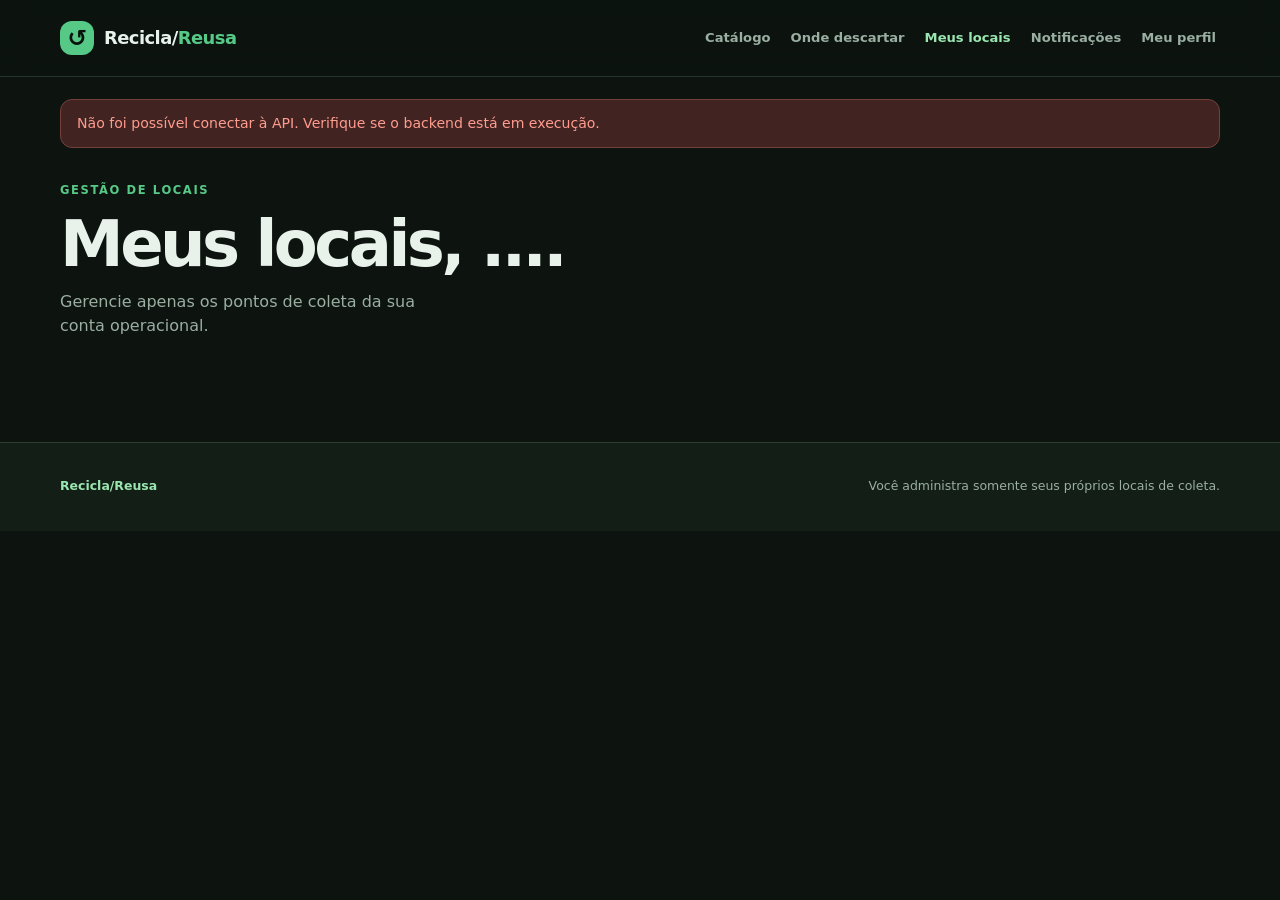
<file: frontend/pontos.html>
<!doctype html>
<html lang="pt-BR">
<head>
  <meta charset="utf-8">
  <meta name="viewport" content="width=device-width, initial-scale=1">
  <meta name="description" content="Gerencie seus locais de coleta no Recicla/Reusa.">
  <title>Meus locais | Recicla/Reusa</title>
  <link rel="stylesheet" href="./styles.css">
</head>
<body>
  <header class="site-header">
    <div class="container header-content">
      <a class="brand" href="./index.html" aria-label="Recicla/Reusa, início">
        <span class="brand-mark" aria-hidden="true">↺</span>
        <span>Recicla/<span>Reusa</span></span>
      </a>
      <nav class="header-actions" aria-label="Navegação principal">
        <a class="nav-link" href="./catalogo.html">Catálogo</a>
        <a class="nav-link" href="./onde-descartar.html">Onde descartar</a>
        <a class="nav-link active" href="./pontos.html" aria-current="page">Meus locais</a>
        <a class="nav-link" href="./notificacoes.html">Notificações</a>
        <a class="nav-link" href="./perfil.html">Meu perfil</a>
        <button id="logout-button" class="button button-ghost" type="button" hidden>Sair</button>
      </nav>
    </div>
  </header>

  <div class="container">
    <div id="global-message" class="message" role="status" aria-live="polite" hidden></div>
  </div>

  <main class="page-content">
    <div class="container">
      <section class="workspace-heading">
        <div>
          <p class="eyebrow">Gestão de locais</p>
          <h1>Meus locais, <span id="user-name">...</span>.</h1>
          <p class="section-description">Gerencie apenas os pontos de coleta da sua conta operacional.</p>
        </div>
      </section>

      <section id="pontos-acesso-negado" class="section-block" hidden>
        <p id="pontos-denied-message" class="form-message error" role="status" aria-live="polite">
          Acesso negado: esta área é restrita a contas operacionais de ponto de coleta.
        </p>
        <a class="button button-secondary" href="./onde-descartar.html">Onde descartar</a>
      </section>

      <section id="pontos-gestao" class="section-block" hidden>
        <div class="section-heading">
          <div>
            <p class="eyebrow">Rede de coleta</p>
            <h2 id="pontos-title">Meus locais cadastrados</h2>
          </div>
          <form id="pontos-filtros" class="form-actions">
            <label class="field field-inline">Cidade
              <input id="filtro-ponto-cidade" name="cidade" type="text" maxlength="160" placeholder="Maringá">
            </label>
            <label class="field field-inline">Categoria
              <select id="filtro-ponto-categoria" name="categoria">
                <option value="">Todas</option>
                <option value="informatica">Informática</option>
                <option value="notebook">Notebook</option>
                <option value="desktop">Desktop</option>
                <option value="celular">Celular</option>
                <option value="tablet">Tablet</option>
                <option value="televisao">Televisão</option>
                <option value="monitor">Monitor</option>
                <option value="impressora">Impressora</option>
                <option value="outro">Outro</option>
              </select>
            </label>
            <label class="field field-inline">Situação
              <select id="filtro-ponto-ativo" name="ativo">
                <option value="">Todos</option>
                <option value="true">Ativos</option>
                <option value="false">Inativos</option>
              </select>
            </label>
            <button class="button button-secondary" type="submit">Filtrar</button>
          </form>
        </div>
        <p id="pontos-message" class="form-message" role="status" aria-live="polite"></p>
        <div id="pontos-list" class="item-grid" aria-live="polite"></div>
        <div id="pontos-pagination" class="form-actions">
          <button id="ponto-previous" class="button button-ghost" type="button">Anterior</button>
          <span id="ponto-page">Página 1</span>
          <button id="ponto-next" class="button button-ghost" type="button">Próximo</button>
        </div>
      </section>

      <section id="ponto-admin" class="section-block" hidden>
        <div class="section-heading">
          <div>
            <p class="eyebrow">Conta operacional</p>
            <h2 id="ponto-admin-title">Novo local</h2>
          </div>
        </div>
        <div class="card form-card">
          <form id="ponto-form" class="form-stack">
            <input name="ponto_id" type="hidden">
            <label class="field">Nome do ponto
              <input name="nome" type="text" minlength="3" maxlength="120" required>
            </label>
            <div class="field-row">
              <label class="field">Logradouro
                <input name="logradouro" type="text" minlength="1" maxlength="160" required>
              </label>
              <label class="field">Número
                <input name="numero" type="text" maxlength="20" required>
              </label>
            </div>
            <label class="field">Complemento
              <input name="complemento" type="text" maxlength="160">
            </label>
            <div class="field-row">
              <label class="field">CEP
                <input name="cep" type="text" maxlength="9" required>
              </label>
              <label class="field">Cidade
                <input name="cidade" type="text" maxlength="160" required>
              </label>
            </div>
            <label class="field">Categorias aceitas
              <select name="categorias_aceitas" multiple size="5" required>
                <option value="informatica">Informática</option>
                <option value="notebook">Notebook</option>
                <option value="desktop">Desktop</option>
                <option value="celular">Celular</option>
                <option value="tablet">Tablet</option>
                <option value="televisao">Televisão</option>
                <option value="monitor">Monitor</option>
                <option value="impressora">Impressora</option>
                <option value="outro">Outro</option>
              </select>
            </label>
            <label class="field">Horário de atendimento
              <input name="horario_atendimento" type="text" minlength="3" maxlength="160" required>
            </label>
            <div class="form-actions">
              <button class="button button-primary" type="submit" id="ponto-submit">Salvar local</button>
              <button class="button button-ghost" type="button" id="ponto-cancel-edit" hidden>Cancelar edição</button>
            </div>
            <p id="ponto-form-message" class="form-message" role="status" aria-live="polite"></p>
          </form>
        </div>
      </section>
    </div>
  </main>

  <footer class="site-footer">
    <div class="container footer-content">
      <p><strong>Recicla/Reusa</strong></p>
      <p>Você administra somente seus próprios locais de coleta.</p>
    </div>
  </footer>

  <script type="module" src="./js/pontos.js"></script>
</body>
</html>
</file>
<file: frontend/styles.css>
:root {
  color-scheme: dark;
  --ink: #e8f2eb;
  --muted: #9aaea2;
  --paper: #0d1410;
  --card: #17221b;
  --line: #2c3d32;
  --green: #57c987;
  --green-dark: #9ae6b0;
  --green-hover: #78dca0;
  --green-soft: #183a28;
  --yellow: #f0c85c;
  --blue-soft: #1b3040;
  --danger: #ff9b8f;
  --danger-soft: #412421;
  --surface-deep: #0a120e;
  --surface-input: #101a14;
  --surface-hover: #223329;
  --surface-muted: #131e17;
  --hero: #142d22;
  --warning: #413719;
  --warning-border: #6c5927;
  --warning-text: #f0d57a;
  --green-border: #386348;
  --danger-border: #734039;
  --input-border: #344a3b;
  --shadow: 0 18px 45px rgba(0, 0, 0, 0.35);
}

* {
  box-sizing: border-box;
}

html {
  scroll-behavior: smooth;
}

body {
  margin: 0;
  color: var(--ink);
  background: var(--paper);
  font-family: "Segoe UI", Inter, system-ui, -apple-system, BlinkMacSystemFont, sans-serif;
  line-height: 1.5;
}

button,
input,
select,
textarea {
  font: inherit;
}

button,
a {
  -webkit-tap-highlight-color: transparent;
}

button {
  cursor: pointer;
}

button:disabled {
  cursor: not-allowed;
  opacity: 0.6;
}

:focus-visible {
  outline: 3px solid rgba(239, 200, 92, 0.95);
  outline-offset: 3px;
}

[hidden] {
  display: none !important;
}

.container {
  width: min(1160px, calc(100% - 40px));
  margin: 0 auto;
}

.site-header {
  position: sticky;
  z-index: 10;
  top: 0;
  border-bottom: 1px solid rgba(44, 61, 50, 0.82);
  background: rgba(13, 20, 16, 0.92);
  backdrop-filter: blur(14px);
}

.header-content,
.header-actions,
.brand,
.form-actions,
.filter-actions,
.workspace-heading,
.section-heading,
.card-heading,
.footer-content {
  display: flex;
  align-items: center;
}

.header-content {
  justify-content: space-between;
  min-height: 76px;
}

.brand {
  gap: 10px;
  color: var(--ink);
  font-size: 1.12rem;
  font-weight: 800;
  letter-spacing: -0.03em;
  text-decoration: none;
}

.brand > span:last-child > span {
  color: var(--green);
}

.brand-mark {
  display: grid;
  width: 34px;
  height: 34px;
  place-items: center;
  border-radius: 12px;
  color: #07120c;
  background: var(--green);
  font-size: 1.45rem;
  line-height: 1;
}

.header-actions {
  gap: 12px;
  min-width: 0;
  flex-wrap: wrap;
  justify-content: flex-end;
}

.session-chip,
.role-badge {
  border: 1px solid var(--green-border);
  border-radius: 999px;
  color: var(--green-dark);
  background: var(--green-soft);
  font-size: 0.78rem;
  font-weight: 800;
  letter-spacing: 0.04em;
  text-transform: uppercase;
}

.session-chip {
  padding: 7px 12px;
}

.page-content {
  padding: 34px 0 80px;
}

.hero {
  position: relative;
  display: grid;
  min-height: 430px;
  grid-template-columns: minmax(0, 1.04fr) minmax(310px, 0.96fr);
  align-items: center;
  gap: 40px;
  overflow: hidden;
  padding: 66px 72px;
  border-radius: 32px;
  background: var(--hero);
}

.hero::after {
  position: absolute;
  right: -100px;
  bottom: -170px;
  width: 430px;
  height: 430px;
  border: 1px solid rgba(87, 201, 135, 0.15);
  border-radius: 50%;
  content: "";
}

.hero-copy {
  position: relative;
  z-index: 1;
}

.eyebrow {
  margin: 0 0 12px;
  color: var(--green);
  font-size: 0.72rem;
  font-weight: 900;
  letter-spacing: 0.14em;
  text-transform: uppercase;
}

.hero h1,
.section-heading h2,
.workspace-heading h2 {
  margin: 0;
  letter-spacing: -0.055em;
  line-height: 1.04;
}

.hero h1 {
  max-width: 620px;
  font-size: clamp(2.8rem, 6vw, 5.3rem);
}

.hero-text {
  max-width: 530px;
  margin: 24px 0 30px;
  color: #b5c8bb;
  font-size: 1.08rem;
}

.hero-art {
  position: relative;
  min-height: 300px;
}

.hero-symbol {
  position: absolute;
  top: 50%;
  left: 50%;
  display: grid;
  width: 190px;
  height: 190px;
  place-items: center;
  transform: translate(-50%, -50%) rotate(-10deg);
  border: 1px solid rgba(87, 201, 135, 0.34);
  border-radius: 48% 52% 46% 54%;
  color: var(--green);
  background: rgba(255, 255, 255, 0.06);
  box-shadow: 0 20px 35px rgba(0, 0, 0, 0.28);
  font-size: 7.4rem;
  line-height: 1;
}

.orbit {
  position: absolute;
  top: 50%;
  left: 50%;
  border: 1px solid rgba(87, 201, 135, 0.24);
  border-radius: 50%;
  transform: translate(-50%, -50%) rotate(26deg);
}

.orbit-one {
  width: 310px;
  height: 190px;
}

.orbit-two {
  width: 190px;
  height: 310px;
  transform: translate(-50%, -50%) rotate(-31deg);
}

.hero-tag {
  position: absolute;
  padding: 8px 13px;
  border: 1px solid rgba(87, 201, 135, 0.22);
  border-radius: 999px;
  color: var(--green-dark);
  background: rgba(255, 255, 255, 0.08);
  font-size: 0.75rem;
  font-weight: 800;
  box-shadow: 0 10px 20px rgba(0, 0, 0, 0.22);
}

.tag-one {
  top: 17%;
  left: 7%;
}

.tag-two {
  right: 2%;
  bottom: 18%;
}

.tag-three {
  right: 14%;
  top: 9%;
}

.button {
  display: inline-flex;
  min-height: 44px;
  align-items: center;
  justify-content: center;
  gap: 8px;
  padding: 10px 17px;
  border: 1px solid transparent;
  border-radius: 12px;
  font-size: 0.88rem;
  font-weight: 800;
  line-height: 1;
  text-decoration: none;
  transition: transform 150ms ease, box-shadow 150ms ease, background 150ms ease;
}

.button:hover {
  transform: translateY(-1px);
}

.button-primary {
  color: #07120c;
  background: var(--green);
  box-shadow: 0 11px 22px rgba(0, 0, 0, 0.24);
}

.button-primary:hover {
  background: var(--green-hover);
}

.button-secondary {
  color: var(--green-dark);
  border-color: var(--green-border);
  background: var(--green-soft);
}

.button-dark {
  color: #fff;
  background: var(--surface-deep);
}

.button-ghost {
  color: var(--muted);
  border-color: var(--line);
  background: transparent;
}

.button-ghost:hover {
  color: var(--ink);
  background: var(--surface-hover);
}

.button-full {
  width: 100%;
}

.section-block {
  margin-top: 82px;
}

.section-heading {
  align-items: flex-end;
  justify-content: space-between;
  gap: 24px;
  margin-bottom: 22px;
}

.section-heading h2,
.workspace-heading h2 {
  font-size: clamp(2rem, 4vw, 3.2rem);
}

.section-description {
  max-width: 370px;
  margin: 0;
  color: var(--muted);
}

.card-grid {
  display: grid;
  gap: 22px;
}

.card-grid-two,
.card-grid-profile {
  grid-template-columns: repeat(2, minmax(0, 1fr));
}

.card-grid-management {
  grid-template-columns: minmax(340px, 0.85fr) minmax(0, 1.15fr);
}

.card {
  border: 1px solid var(--line);
  border-radius: 20px;
  background: var(--card);
  box-shadow: var(--shadow);
}

.form-card {
  padding: 28px;
}

.card-heading {
  align-items: flex-start;
  gap: 13px;
  margin-bottom: 24px;
}

.compact-heading {
  margin-bottom: 20px;
}

.card-heading h3,
.account-card h3,
.info-banner h3 {
  margin: 0;
  font-size: 1.16rem;
  letter-spacing: -0.025em;
}

.card-heading p,
.account-card p,
.info-banner p {
  margin: 4px 0 0;
  color: var(--muted);
  font-size: 0.88rem;
}

.icon-badge {
  display: grid;
  flex: 0 0 auto;
  width: 38px;
  height: 38px;
  place-items: center;
  border-radius: 12px;
  font-size: 1.35rem;
  font-weight: 800;
}

.icon-green {
  color: var(--green-dark);
  background: var(--green-soft);
}

.icon-yellow {
  color: #f0d57a;
  background: var(--warning);
}

.icon-blue {
  color: #9dd3ef;
  background: var(--blue-soft);
}

.form-stack {
  display: grid;
  gap: 14px;
}

.field,
fieldset {
  display: grid;
  gap: 6px;
}

.field {
  color: #bdd0c3;
  font-size: 0.78rem;
  font-weight: 800;
}

.field input,
.field select,
.field textarea {
  width: 100%;
  min-height: 44px;
  padding: 10px 12px;
  border: 1px solid var(--input-border);
  border-radius: 10px;
  color: var(--ink);
  background: var(--surface-input);
  font-size: 0.92rem;
  font-weight: 500;
  transition: border 150ms ease, box-shadow 150ms ease, background 150ms ease;
}

.field textarea {
  min-height: 92px;
  resize: vertical;
}

.field input::placeholder,
.field textarea::placeholder {
  color: #7f9789;
}

.field input:focus,
.field select:focus,
.field textarea:focus {
  border-color: var(--green);
  outline: 0;
  background: var(--surface-hover);
  box-shadow: 0 0 0 3px rgba(87, 201, 135, 0.2);
}

.field-hint {
  color: var(--muted);
  font-size: 0.72rem;
  font-weight: 500;
}

.field small,
.optional {
  color: var(--muted);
  font-size: 0.72rem;
  font-weight: 500;
}

.optional {
  font-style: italic;
}

.field-row {
  display: grid;
  grid-template-columns: minmax(0, 1.4fr) minmax(0, 1fr);
  gap: 12px;
}

.field-row:has(.field-small) {
  grid-template-columns: minmax(0, 1.5fr) minmax(90px, 0.65fr);
}

fieldset {
  min-width: 0;
  margin: 2px 0 0;
  padding: 16px;
  border: 1px solid var(--line);
  border-radius: 14px;
}

legend {
  padding: 0 7px;
  color: var(--green-dark);
  font-size: 0.73rem;
  font-weight: 900;
  letter-spacing: 0.08em;
  text-transform: uppercase;
}

.form-message {
  min-height: 20px;
  margin-top: 12px;
  color: var(--green-dark);
  font-size: 0.82rem;
}

.form-message.error {
  color: var(--danger);
}

.form-message.success {
  color: var(--green-dark);
}

.message {
  margin-top: 22px;
  padding: 13px 16px;
  border: 1px solid var(--green-border);
  border-radius: 12px;
  color: var(--green-dark);
  background: var(--green-soft);
  font-size: 0.88rem;
}

.message.error {
  border-color: var(--danger-border);
  color: var(--danger);
  background: var(--danger-soft);
}

.security-note {
  display: flex;
  gap: 10px;
  align-items: flex-start;
  margin-top: 34px;
  padding: 13px;
  border-radius: 12px;
  background: var(--surface-muted);
}

.security-note span {
  color: var(--green);
  font-size: 0.65rem;
}

.security-note p {
  margin: 0;
  color: var(--muted);
  font-size: 0.74rem;
}

.login-card {
  background: linear-gradient(145deg, #1a2a21 0%, #121c16 100%);
}

.workspace-heading {
  justify-content: space-between;
  gap: 24px;
  margin-bottom: 24px;
}

.workspace-heading .section-description {
  margin-top: 11px;
}

.role-badge {
  flex: 0 0 auto;
  padding: 10px 15px;
}

.account-card {
  position: relative;
  overflow: hidden;
  min-height: 100%;
  padding: 30px;
  background: var(--surface-deep);
}

.account-card::after {
  position: absolute;
  right: -90px;
  bottom: -100px;
  width: 270px;
  height: 270px;
  border: 1px solid rgba(87, 201, 135, 0.2);
  border-radius: 50%;
  content: "";
}

.account-card .eyebrow,
.account-card h3 {
  position: relative;
  z-index: 1;
  color: #e2f0e1;
}

.account-card > p:not(.eyebrow) {
  position: relative;
  z-index: 1;
  max-width: 330px;
  color: #b4c7bb;
}

.account-illustration {
  position: absolute;
  top: 16px;
  right: 26px;
  color: rgba(87, 201, 135, 0.17);
  font-size: 8rem;
  line-height: 1;
}

.account-facts {
  position: relative;
  z-index: 1;
  display: grid;
  grid-template-columns: repeat(2, 1fr);
  gap: 12px;
  margin: 54px 0 0;
}

.account-facts div {
  padding-top: 11px;
  border-top: 1px solid rgba(87, 201, 135, 0.2);
}

.account-facts dt {
  color: #8ea99a;
  font-size: 0.7rem;
  font-weight: 800;
  text-transform: uppercase;
}

.account-facts dd {
  margin: 4px 0 0;
  color: #e2f0e1;
  font-size: 0.9rem;
  font-weight: 700;
}

.catalog-card {
  padding: 22px;
}

.filter-bar {
  display: grid;
  grid-template-columns: repeat(4, minmax(0, 1fr)) auto;
  gap: 12px;
  align-items: end;
  padding-bottom: 20px;
  border-bottom: 1px solid var(--line);
}

.filter-actions {
  gap: 6px;
}

.filter-actions .button {
  min-height: 44px;
  padding-inline: 13px;
}

.item-grid {
  display: grid;
  grid-template-columns: repeat(3, minmax(0, 1fr));
  gap: 14px;
  padding-top: 22px;
}

.item-card {
  display: flex;
  min-width: 0;
  flex-direction: column;
  padding: 18px;
  border: 1px solid var(--line);
  border-radius: 15px;
  background: var(--surface-input);
}

.item-card h3 {
  overflow: hidden;
  margin: 0;
  color: var(--ink);
  font-size: 1rem;
  text-overflow: ellipsis;
  white-space: nowrap;
}

.item-card-description {
  display: -webkit-box;
  overflow: hidden;
  min-height: 43px;
  margin: 9px 0 14px;
  color: var(--muted);
  font-size: 0.8rem;
  -webkit-box-orient: vertical;
  -webkit-line-clamp: 2;
}

.item-meta,
.item-tags,
.item-actions {
  display: flex;
  flex-wrap: wrap;
  gap: 7px;
}

.item-meta {
  margin-top: auto;
  padding-top: 12px;
  border-top: 1px solid var(--line);
  color: var(--muted);
  font-size: 0.74rem;
}

.item-tags {
  margin-bottom: 12px;
}

.tag {
  display: inline-flex;
  padding: 4px 8px;
  border-radius: 999px;
  color: var(--green-dark);
  background: var(--green-soft);
  font-size: 0.68rem;
  font-weight: 800;
}

.tag-neutral {
  color: #b7c7bd;
  background: #24332a;
}

.tag-warm {
  color: #f0d27b;
  background: var(--warning);
}

.item-actions {
  margin-top: 14px;
}

.item-actions .button {
  min-height: 36px;
  padding: 8px 10px;
  font-size: 0.75rem;
}

.wizard-steps {
  display: flex;
  gap: 6px;
  margin: 0 0 14px;
  padding: 0;
  list-style: none;
  counter-reset: passo;
}

.wizard-steps li {
  flex: 1;
  padding: 7px 8px;
  border-radius: 999px;
  background: var(--surface-soft, rgba(87, 201, 135, 0.08));
  color: var(--muted);
  font-size: 0.7rem;
  text-align: center;
}

.wizard-steps li.is-active {
  background: var(--accent, #57c987);
  color: #0b1a11;
  font-weight: 700;
}

.wizard-step {
  margin: 0;
  padding: 0;
  border: 0;
  display: grid;
  gap: 12px;
}

.wizard-step legend {
  padding: 0;
  font-size: 0.85rem;
  font-weight: 600;
}

.review-list {
  display: grid;
  grid-template-columns: auto 1fr;
  gap: 6px 12px;
  margin: 0;
  font-size: 0.8rem;
}

.review-list dt {
  color: var(--muted);
}

.review-list dd {
  margin: 0;
  font-weight: 600;
}

.tabs {
  display: flex;
  gap: 6px;
  margin-bottom: 10px;
}

.tab {
  flex: 1;
  padding: 8px 6px;
  border: 1px solid var(--border, rgba(255, 255, 255, 0.12));
  border-radius: 999px;
  background: transparent;
  color: var(--muted);
  font-size: 0.72rem;
  cursor: pointer;
}

.tab.is-active {
  border-color: var(--accent, #57c987);
  color: var(--foreground, #fff);
  font-weight: 600;
}

/* Cards de interesses: resumo legível e edição somente quando solicitada. */
.interest-card {
  min-width: 0;
}

.interest-card h3 {
  white-space: normal;
  overflow-wrap: anywhere;
  text-overflow: clip;
}

.interest-card .item-card-description,
.interest-card .field-hint {
  overflow-wrap: anywhere;
}

.interest-card .combination-form input {
  min-width: 0;
  width: 100%;
  box-sizing: border-box;
}

.interest-details {
  border-top: 1px solid var(--border);
  padding-top: 0.75rem;
}

.item-actions select {
  min-height: 36px;
  max-width: 100%;
  padding: 6px 8px;
  font-size: 0.75rem;
}

.empty-state {
  grid-column: 1 / -1;
  padding: 36px 20px;
  border: 1px dashed #3a5142;
  border-radius: 14px;
  color: var(--muted);
  background: var(--surface-input);
  text-align: center;
}

.empty-state strong {
  display: block;
  margin-bottom: 5px;
  color: var(--ink);
}

.info-banner {
  display: flex;
  gap: 14px;
  align-items: flex-start;
  margin-top: 22px;
  padding: 18px 20px;
  border: 1px solid var(--warning-border);
  border-radius: 16px;
  background: var(--warning);
}

.info-icon {
  color: var(--warning-text);
  font-size: 1.7rem;
}

.info-banner h3 {
  color: var(--warning-text);
}

.info-banner p {
  color: #d6c17a;
}

.management-section {
  margin-top: 74px;
}

.form-actions {
  flex-wrap: wrap;
  gap: 8px;
}

.owned-items-column {
  min-width: 0;
}

.item-grid-owned {
  grid-template-columns: repeat(2, minmax(0, 1fr));
  padding-top: 0;
}

.site-footer {
  border-top: 1px solid var(--line);
  background: var(--surface-muted);
}

.footer-content {
  justify-content: space-between;
  gap: 20px;
  min-height: 88px;
  color: var(--muted);
  font-size: 0.78rem;
}

.footer-content p {
  margin: 0;
}

.footer-content strong {
  color: var(--green-dark);
}

@media (max-width: 940px) {
  .hero {
    grid-template-columns: 1fr;
    padding: 50px 44px 30px;
  }

  .hero-art {
    min-height: 245px;
  }

  .hero-symbol {
    width: 150px;
    height: 150px;
    font-size: 5.8rem;
  }

  .orbit-one {
    width: 270px;
    height: 170px;
  }

  .orbit-two {
    width: 170px;
    height: 270px;
  }

  .filter-bar {
    grid-template-columns: repeat(2, minmax(0, 1fr));
  }

  .filter-actions {
    align-items: center;
  }

  .item-grid {
    grid-template-columns: repeat(2, minmax(0, 1fr));
  }
}

@media (max-width: 700px) {
  .container {
    width: min(100% - 28px, 560px);
  }

  .page-content {
    padding-top: 18px;
  }

  .header-content {
    min-height: 66px;
  }

  .session-chip {
    display: none;
  }

  .hero {
    min-height: 0;
    gap: 20px;
    padding: 38px 24px 12px;
    border-radius: 24px;
  }

  .hero h1 {
    font-size: clamp(2.5rem, 14vw, 4.2rem);
  }

  .hero-text {
    font-size: 0.95rem;
  }

  .hero-art {
    min-height: 185px;
    transform: scale(0.86);
  }

  .section-block {
    margin-top: 58px;
  }

  .section-heading,
  .workspace-heading,
  .footer-content {
    align-items: flex-start;
    flex-direction: column;
  }

  .section-heading {
    gap: 10px;
  }

  .section-description {
    max-width: none;
  }

  .card-grid-two,
  .card-grid-profile,
  .card-grid-management,
  .item-grid,
  .item-grid-owned {
    grid-template-columns: 1fr;
  }

  .form-card,
  .account-card {
    padding: 22px;
  }

  .filter-bar {
    grid-template-columns: 1fr;
  }

  .filter-actions {
    justify-content: stretch;
  }

  .filter-actions .button {
    flex: 1;
  }

  .workspace-heading h2 {
    font-size: 2.5rem;
  }

  .role-badge {
    align-self: flex-start;
  }

  .footer-content {
    justify-content: center;
    padding: 22px 0;
  }
}

.hero-actions {
  display: flex;
  flex-wrap: wrap;
  gap: 10px;
}

.button-large {
  min-height: 50px;
  padding-inline: 20px;
}

.feature-grid {
  display: grid;
  grid-template-columns: repeat(3, minmax(0, 1fr));
  gap: 18px;
}

.feature-card {
  padding: 24px;
}

.feature-card h3 {
  margin: 22px 0 7px;
  font-size: 1.05rem;
}

.feature-card p {
  margin: 0;
  color: var(--muted);
  font-size: 0.88rem;
}

.page-narrow {
  max-width: 780px;
}

.narrow-login {
  max-width: 560px;
}

.page-heading {
  max-width: 700px;
  margin-bottom: 26px;
}

.page-heading h1,
.workspace-heading h1 {
  margin: 0;
  letter-spacing: -0.055em;
  line-height: 1.05;
  font-size: clamp(2.35rem, 5vw, 4.2rem);
}

.page-lede {
  max-width: 570px;
  margin: 15px 0 0;
  color: var(--muted);
  font-size: 1rem;
}

.nav-link {
  padding: 8px 4px;
  color: var(--muted);
  font-size: 0.82rem;
  font-weight: 800;
  text-decoration: none;
}

.nav-link:hover,
.nav-link.active {
  color: var(--green-dark);
}

.auth-card {
  max-width: 780px;
}

.auth-switch {
  margin: 20px 0 0;
  color: var(--muted);
  font-size: 0.86rem;
  text-align: center;
}

.auth-switch a {
  color: var(--green-dark);
  font-weight: 800;
}

.home-session {
  margin-top: 28px;
}

.home-session .button {
  margin-top: 12px;
}

@media (max-width: 940px) {
  .feature-grid {
    grid-template-columns: repeat(2, minmax(0, 1fr));
  }
}

@media (max-width: 700px) {
  .header-content {
    align-items: flex-start;
    flex-direction: column;
    gap: 10px;
    padding: 12px 0;
  }

  .header-actions {
    width: 100%;
    justify-content: flex-start;
  }

  .feature-grid {
    grid-template-columns: 1fr;
  }

  .page-heading h1,
  .workspace-heading h1 {
    font-size: 2.55rem;
  }
}
</file>
<file: frontend/onde-descartar.css>
.directory-filters {
  display: grid;
  grid-template-columns: minmax(0, 1fr) minmax(0, 1fr) auto;
  align-items: end;
  gap: 1rem;
}
.directory-hint { color: var(--muted); font-size: 0.8rem; font-weight: 400; }
.directory-controls { display: flex; flex-wrap: wrap; align-items: center; gap: 1rem; margin-top: 1.5rem; }
.directory-address { user-select: text; overflow-wrap: anywhere; }
.directory-page .item-card, .directory-page .form-card { min-width: 0; overflow-wrap: anywhere; }
.directory-page .item-card h3 { white-space: normal; overflow: visible; text-overflow: clip; }
.directory-page .item-card { justify-content: flex-start; gap: 0.75rem; }
.directory-detail-link { margin-top: auto; }
.directory-page .button { white-space: normal; }
.directory-skip { position: absolute; left: 1rem; top: -10rem; z-index: 20; padding: 1rem; background: var(--card); color: var(--ink); }
.directory-skip:focus { top: 1rem; }
@media (max-width: 768px) {
  .directory-filters { grid-template-columns: minmax(0, 1fr); }
  .directory-page .header-content { flex-wrap: wrap; padding-block: 1rem; gap: 1rem; }
}
</file>
